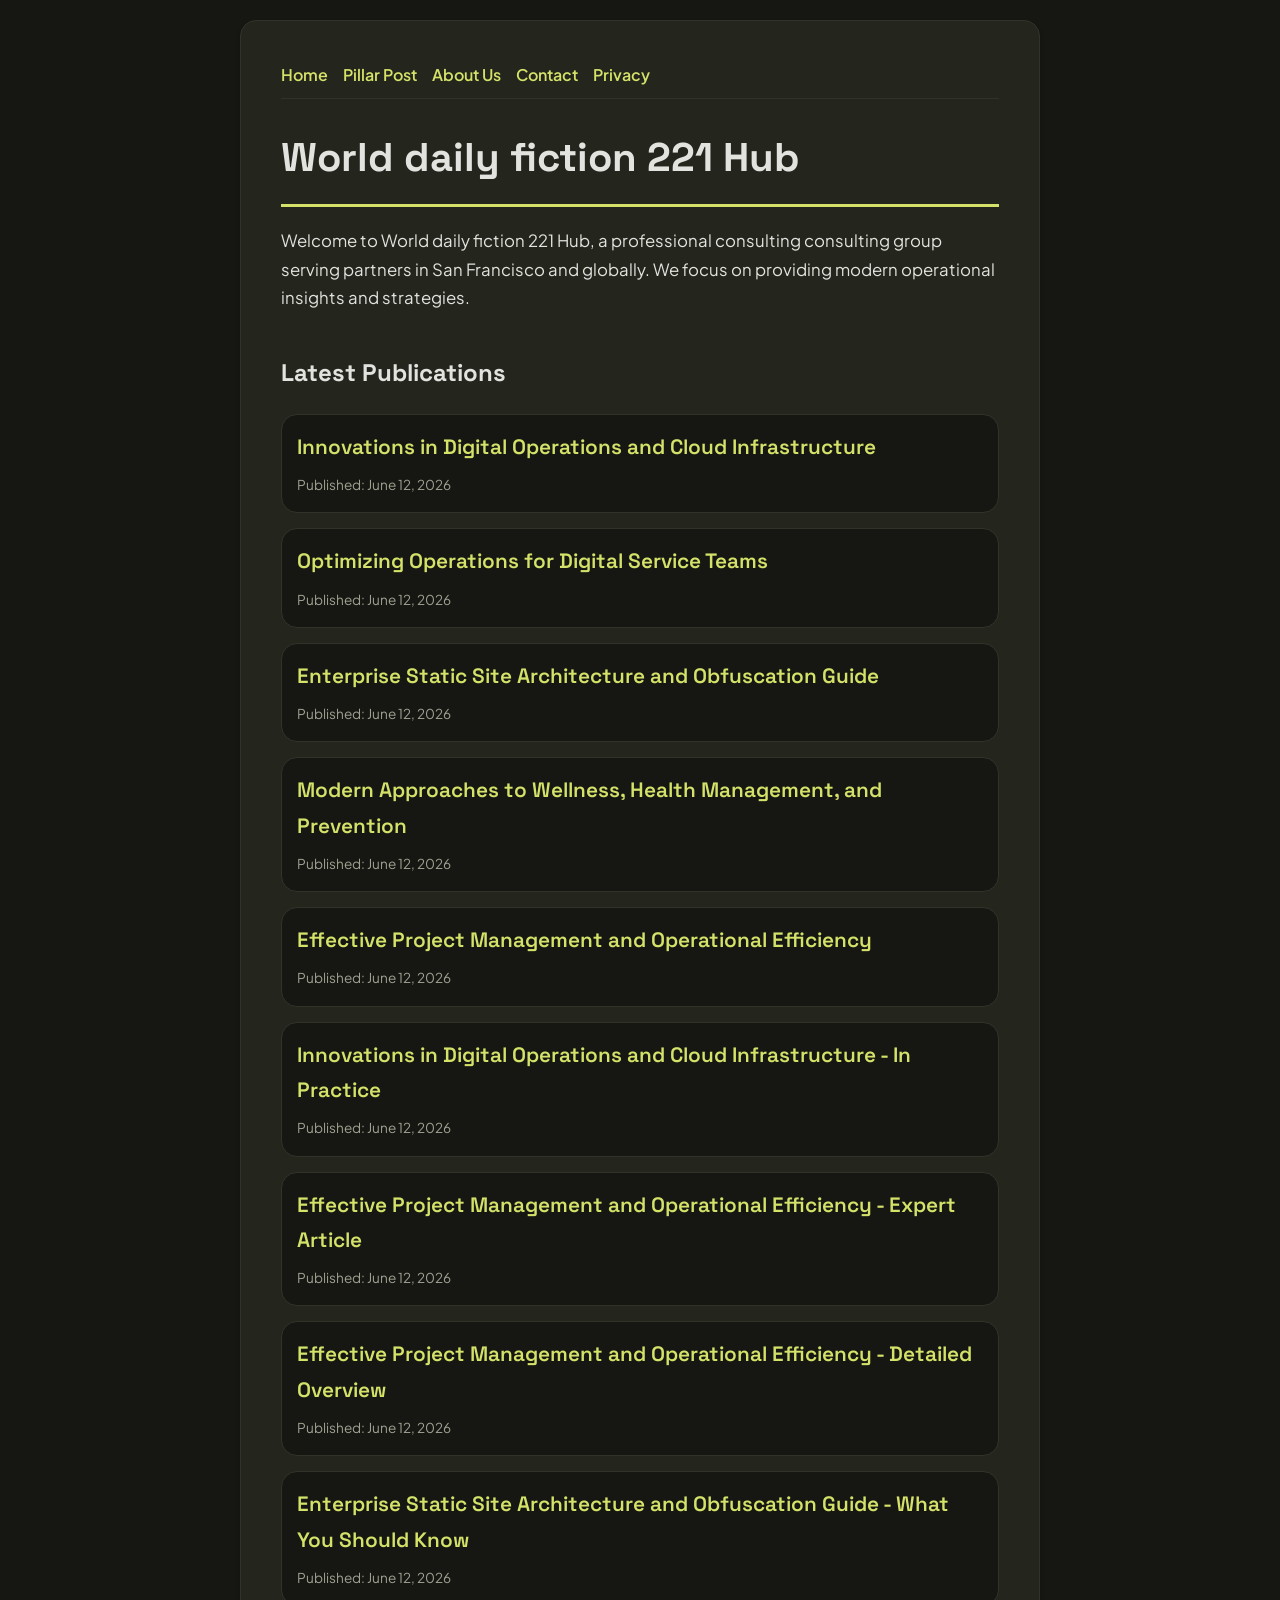
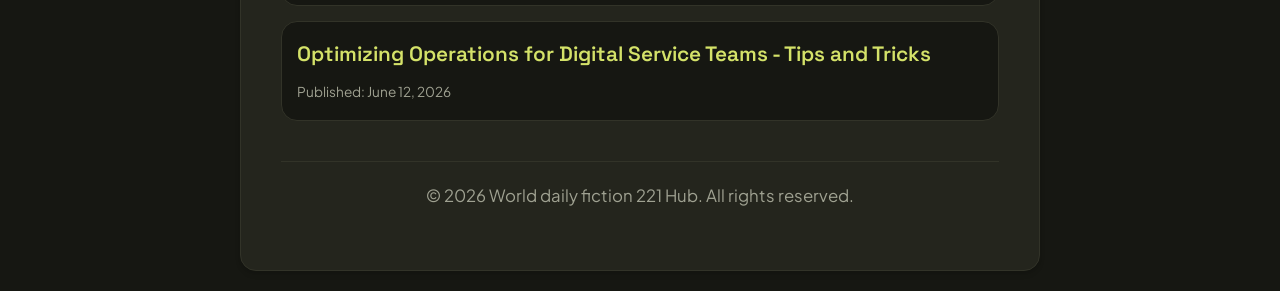
<file: index.html>
<!DOCTYPE html>
<html lang="en">
<head>
    <meta charset="UTF-8">
    <meta name="viewport" content="width=device-width, initial-scale=1.0">
    <title>World daily fiction 221 Hub | Consulting - San Francisco</title>
    <meta name="description" content="Welcome to World daily fiction 221 Hub, a professional consulting consulting group serving partners in San Francisco and globally. We focus on providing modern operational insights and strategies.">
    <meta name="geo.region" content="US-CA" />
    <meta name="geo.placename" content="San Francisco" />
    <meta name="geo.position" content="37.7749;-122.4194" />
    <meta name="ICBM" content="37.7749, -122.4194" />
    <link rel="stylesheet" href="style.css">
    <script type="application/ld+json">
{
  "@context": "https://schema.org",
  "@type": "LocalBusiness",
  "name": "World daily fiction 221 Hub",
  "url": "https://world-daily-fiction-221.github.io",
  "telephone": "+1-415-555-0199",
  "address": {
    "@type": "PostalAddress",
    "addressLocality": "San Francisco",
    "addressRegion": "CA",
    "postalCode": "94104",
    "addressCountry": "US"
  },
  "geo": {
    "@type": "GeoCoordinates",
    "latitude": 37.7749,
    "longitude": -122.4194
  }
}
</script>
</head>
<body>
    
        <div class="container" style="max-width: 800px;">
            <nav style="display: flex; gap: 15px; margin-bottom: 25px; border-bottom: 1px solid var(--border-color); padding-bottom: 10px; overflow-x: auto; flex-wrap: wrap;">
            <a href="index.html">Home</a>
            <a href="innovations-in-digital-operations-and-cloud-infrastructure.html">Pillar Post</a>
            <a href="about.html">About Us</a>
            <a href="contact.html">Contact</a>
            <a href="privacy.html">Privacy</a>
        </nav>
            <h1>World daily fiction 221 Hub</h1>
            <p>Welcome to World daily fiction 221 Hub, a professional consulting consulting group serving partners in San Francisco and globally. We focus on providing modern operational insights and strategies.</p>
            <h2 style="margin-top: 40px;">Latest Publications</h2>
            <ul style="list-style-type: none; padding-left: 0;">
                <li style="background: var(--bg-color); padding: 15px; border-radius: var(--border-radius); border: 1px solid var(--border-color); margin-bottom: 15px;">
                <h3 style="margin-bottom: 5px; font-size: 1.3rem;"><a href="innovations-in-digital-operations-and-cloud-infrastructure.html">Innovations in Digital Operations and Cloud Infrastructure</a></h3>
                <span style="font-size:0.85rem; color: var(--muted-text)">Published: June 12, 2026</span>
            </li>
<li style="background: var(--bg-color); padding: 15px; border-radius: var(--border-radius); border: 1px solid var(--border-color); margin-bottom: 15px;">
                <h3 style="margin-bottom: 5px; font-size: 1.3rem;"><a href="optimizing-operations-for-digital-service-teams.html">Optimizing Operations for Digital Service Teams</a></h3>
                <span style="font-size:0.85rem; color: var(--muted-text)">Published: June 12, 2026</span>
            </li>
<li style="background: var(--bg-color); padding: 15px; border-radius: var(--border-radius); border: 1px solid var(--border-color); margin-bottom: 15px;">
                <h3 style="margin-bottom: 5px; font-size: 1.3rem;"><a href="enterprise-static-site-architecture-and-obfuscation-guide.html">Enterprise Static Site Architecture and Obfuscation Guide</a></h3>
                <span style="font-size:0.85rem; color: var(--muted-text)">Published: June 12, 2026</span>
            </li>
<li style="background: var(--bg-color); padding: 15px; border-radius: var(--border-radius); border: 1px solid var(--border-color); margin-bottom: 15px;">
                <h3 style="margin-bottom: 5px; font-size: 1.3rem;"><a href="modern-approaches-to-wellness-health-management-and-prevention.html">Modern Approaches to Wellness, Health Management, and Prevention</a></h3>
                <span style="font-size:0.85rem; color: var(--muted-text)">Published: June 12, 2026</span>
            </li>
<li style="background: var(--bg-color); padding: 15px; border-radius: var(--border-radius); border: 1px solid var(--border-color); margin-bottom: 15px;">
                <h3 style="margin-bottom: 5px; font-size: 1.3rem;"><a href="effective-project-management-and-operational-efficiency.html">Effective Project Management and Operational Efficiency</a></h3>
                <span style="font-size:0.85rem; color: var(--muted-text)">Published: June 12, 2026</span>
            </li>
<li style="background: var(--bg-color); padding: 15px; border-radius: var(--border-radius); border: 1px solid var(--border-color); margin-bottom: 15px;">
                <h3 style="margin-bottom: 5px; font-size: 1.3rem;"><a href="innovations-in-digital-operations-and-cloud-infrastructure-in-practice.html">Innovations in Digital Operations and Cloud Infrastructure - In Practice</a></h3>
                <span style="font-size:0.85rem; color: var(--muted-text)">Published: June 12, 2026</span>
            </li>
<li style="background: var(--bg-color); padding: 15px; border-radius: var(--border-radius); border: 1px solid var(--border-color); margin-bottom: 15px;">
                <h3 style="margin-bottom: 5px; font-size: 1.3rem;"><a href="effective-project-management-and-operational-efficiency-expert-article.html">Effective Project Management and Operational Efficiency - Expert Article</a></h3>
                <span style="font-size:0.85rem; color: var(--muted-text)">Published: June 12, 2026</span>
            </li>
<li style="background: var(--bg-color); padding: 15px; border-radius: var(--border-radius); border: 1px solid var(--border-color); margin-bottom: 15px;">
                <h3 style="margin-bottom: 5px; font-size: 1.3rem;"><a href="effective-project-management-and-operational-efficiency-detailed-overview.html">Effective Project Management and Operational Efficiency - Detailed Overview</a></h3>
                <span style="font-size:0.85rem; color: var(--muted-text)">Published: June 12, 2026</span>
            </li>
<li style="background: var(--bg-color); padding: 15px; border-radius: var(--border-radius); border: 1px solid var(--border-color); margin-bottom: 15px;">
                <h3 style="margin-bottom: 5px; font-size: 1.3rem;"><a href="enterprise-static-site-architecture-and-obfuscation-guide-what-you-should-know.html">Enterprise Static Site Architecture and Obfuscation Guide - What You Should Know</a></h3>
                <span style="font-size:0.85rem; color: var(--muted-text)">Published: June 12, 2026</span>
            </li>
<li style="background: var(--bg-color); padding: 15px; border-radius: var(--border-radius); border: 1px solid var(--border-color); margin-bottom: 15px;">
                <h3 style="margin-bottom: 5px; font-size: 1.3rem;"><a href="optimizing-operations-for-digital-service-teams-tips-and-tricks.html">Optimizing Operations for Digital Service Teams - Tips and Tricks</a></h3>
                <span style="font-size:0.85rem; color: var(--muted-text)">Published: June 12, 2026</span>
            </li>

            </ul>
            <footer>
                <p>&copy; 2026 World daily fiction 221 Hub. All rights reserved.</p>
            </footer>
        </div>
        
</body>
</html>
</file>
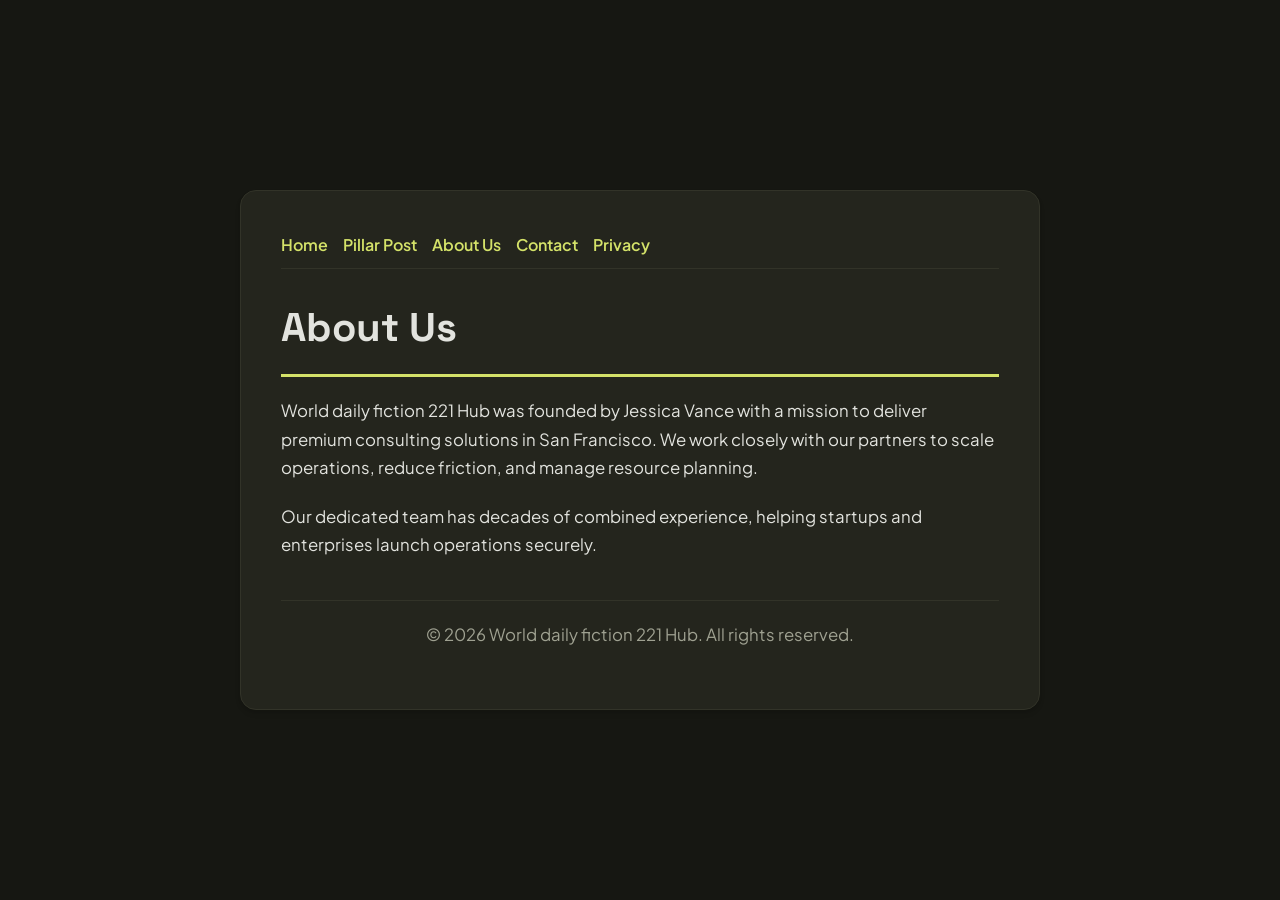
<file: about.html>
<!DOCTYPE html>
<html lang="en">
<head>
    <meta charset="UTF-8">
    <meta name="viewport" content="width=device-width, initial-scale=1.0">
    <title>About Us | World daily fiction 221 Hub</title>
    <meta name="description" content="World daily fiction 221 Hub was founded by Jessica Vance with a mission to deliver premium consulting solutions in San Francisco. We work closely with our partners to scale operations, reduce friction, and manage resource planning.">
    <meta name="geo.region" content="US-CA" />
    <meta name="geo.placename" content="San Francisco" />
    <meta name="geo.position" content="37.7749;-122.4194" />
    <meta name="ICBM" content="37.7749, -122.4194" />
    <link rel="stylesheet" href="style.css">
</head>
<body>
    
        <div class="container" style="max-width: 800px;">
            <nav style="display: flex; gap: 15px; margin-bottom: 25px; border-bottom: 1px solid var(--border-color); padding-bottom: 10px; overflow-x: auto; flex-wrap: wrap;">
            <a href="index.html">Home</a>
            <a href="innovations-in-digital-operations-and-cloud-infrastructure.html">Pillar Post</a>
            <a href="about.html">About Us</a>
            <a href="contact.html">Contact</a>
            <a href="privacy.html">Privacy</a>
        </nav>
            <h1>About Us</h1>
            <p>World daily fiction 221 Hub was founded by Jessica Vance with a mission to deliver premium consulting solutions in San Francisco. We work closely with our partners to scale operations, reduce friction, and manage resource planning.</p>
            <p>Our dedicated team has decades of combined experience, helping startups and enterprises launch operations securely.</p>
            <footer>
                <p>&copy; 2026 World daily fiction 221 Hub. All rights reserved.</p>
            </footer>
        </div>
        
</body>
</html>
</file>
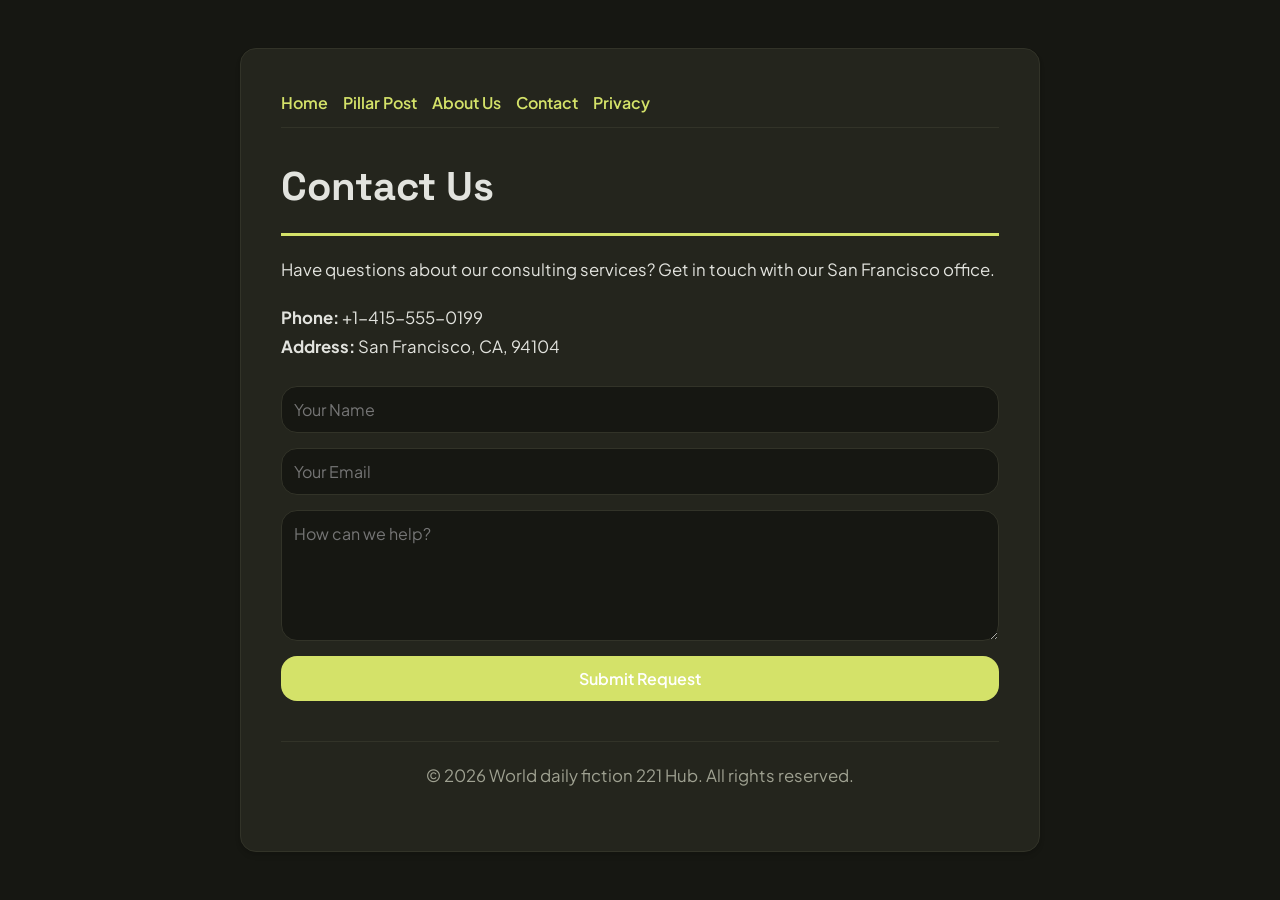
<file: contact.html>
<!DOCTYPE html>
<html lang="en">
<head>
    <meta charset="UTF-8">
    <meta name="viewport" content="width=device-width, initial-scale=1.0">
    <title>Contact Us | World daily fiction 221 Hub</title>
    <meta name="description" content="Have questions about our consulting services? Get in touch with our San Francisco office.">
    <meta name="geo.region" content="US-CA" />
    <meta name="geo.placename" content="San Francisco" />
    <meta name="geo.position" content="37.7749;-122.4194" />
    <meta name="ICBM" content="37.7749, -122.4194" />
    <link rel="stylesheet" href="style.css">
</head>
<body>
    
        <div class="container" style="max-width: 800px;">
            <nav style="display: flex; gap: 15px; margin-bottom: 25px; border-bottom: 1px solid var(--border-color); padding-bottom: 10px; overflow-x: auto; flex-wrap: wrap;">
            <a href="index.html">Home</a>
            <a href="innovations-in-digital-operations-and-cloud-infrastructure.html">Pillar Post</a>
            <a href="about.html">About Us</a>
            <a href="contact.html">Contact</a>
            <a href="privacy.html">Privacy</a>
        </nav>
            <h1>Contact Us</h1>
            <p>Have questions about our consulting services? Get in touch with our San Francisco office.</p>
            <p><strong>Phone:</strong> +1-415-555-0199<br><strong>Address:</strong> San Francisco, CA, 94104</p>
            <form action="https://formspree.io/f/placeholder" method="POST">
                <input type="text" name="name" placeholder="Your Name" required>
                <input type="email" name="email" placeholder="Your Email" required>
                <textarea name="message" placeholder="How can we help?" rows="5" required></textarea>
                <button type="submit">Submit Request</button>
            </form>
            <footer>
                <p>&copy; 2026 World daily fiction 221 Hub. All rights reserved.</p>
            </footer>
        </div>
        
</body>
</html>
</file>
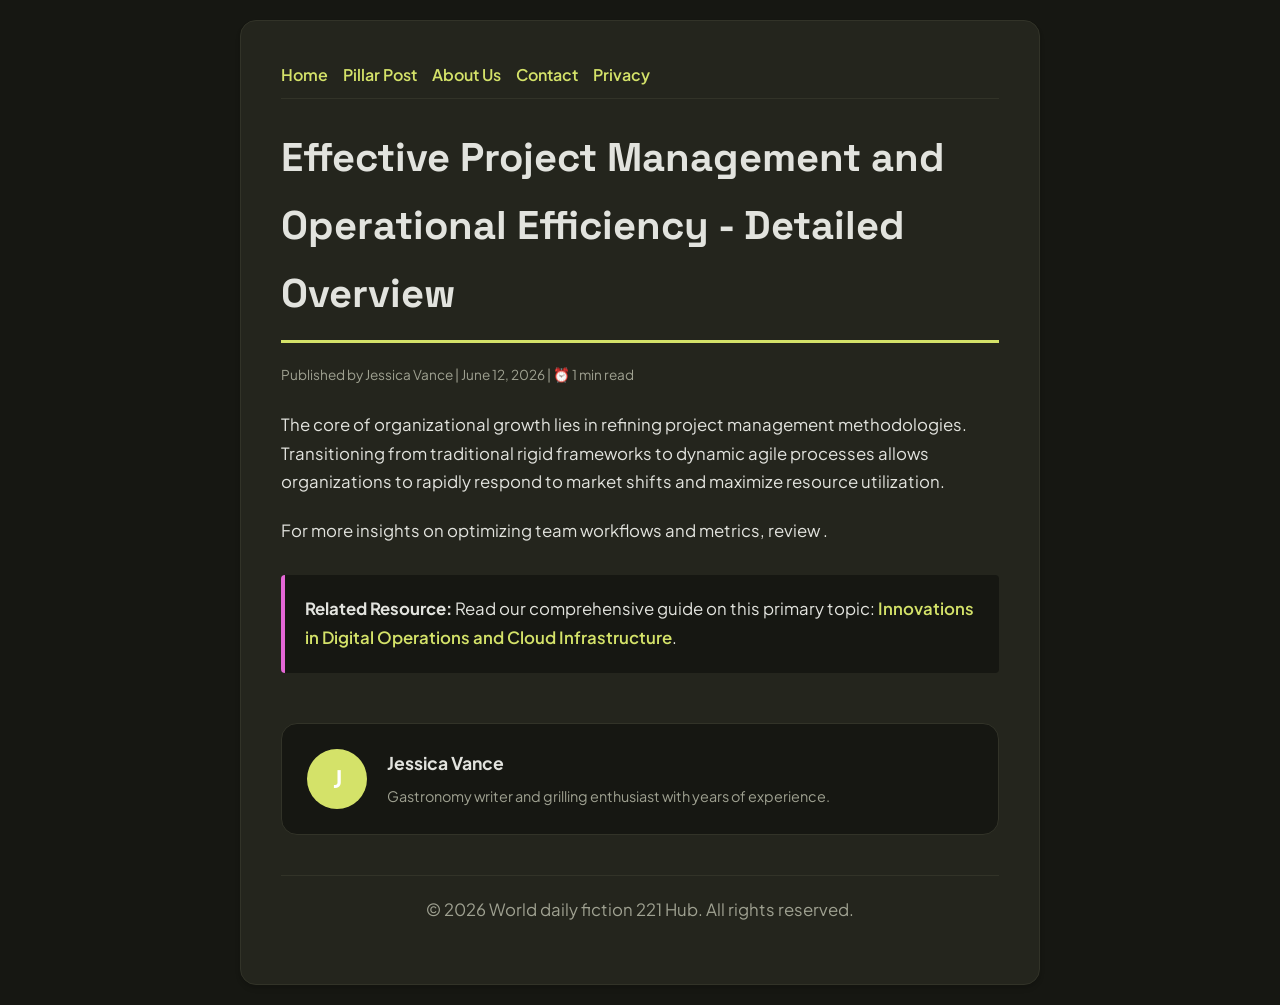
<file: effective-project-management-and-operational-efficiency-detailed-overview.html>
<!DOCTYPE html>
<html lang="en">
<head>
    <meta charset="UTF-8">
    <meta name="viewport" content="width=device-width, initial-scale=1.0">
    <title>Effective Project Management and Operational Efficiency - Detailed Overview - World daily fiction 221 Hub</title>
    <meta name="description" content="Effective Project Management and Operational Efficiency - Detailed Overview">
    <meta name="geo.region" content="US-CA" />
    <meta name="geo.placename" content="San Francisco" />
    <meta name="geo.position" content="37.7749;-122.4194" />
    <meta name="ICBM" content="37.7749, -122.4194" />
    <link rel="stylesheet" href="style.css">
</head>
<body>
    
            <div class="container" style="max-width: 800px;">
                <nav style="display: flex; gap: 15px; margin-bottom: 25px; border-bottom: 1px solid var(--border-color); padding-bottom: 10px; overflow-x: auto; flex-wrap: wrap;">
            <a href="index.html">Home</a>
            <a href="innovations-in-digital-operations-and-cloud-infrastructure.html">Pillar Post</a>
            <a href="about.html">About Us</a>
            <a href="contact.html">Contact</a>
            <a href="privacy.html">Privacy</a>
        </nav>
                <h1>Effective Project Management and Operational Efficiency - Detailed Overview</h1>
                <div style="font-size:0.85rem; color: var(--muted-text); margin-bottom: 25px;">
                    Published by Jessica Vance | June 12, 2026 | ⏰ 1 min read
                </div>
                <article style="margin-top: 20px;">
                    <p>The core of organizational growth lies in refining project management methodologies. Transitioning from traditional rigid frameworks to dynamic agile processes allows organizations to rapidly respond to market shifts and maximize resource utilization.</p>
<p>For more insights on optimizing team workflows and metrics, review .</p>
                    <div class="link-resource" style="margin-top: 30px; padding: 20px; border-left: 4px solid var(--accent-color); background: var(--bg-color); border-radius: 4px;"><p style="margin: 0;"><strong>Related Resource:</strong> Read our comprehensive guide on this primary topic: <a href="innovations-in-digital-operations-and-cloud-infrastructure.html">Innovations in Digital Operations and Cloud Infrastructure</a>.</p></div>
                </article>
                
            <div class="author-box" style="margin-top: 50px; padding: 25px; background: var(--bg-color); border: 1px solid var(--border-color); border-radius: var(--border-radius); display: flex; gap: 20px; align-items: center;">
                <div style="width: 60px; height: 60px; border-radius: 50%; background: var(--primary-color); display: flex; align-items: center; justify-content: center; color: white; font-weight: bold; font-size: 1.5rem;">J</div>
                <div>
                    <h4 style="margin-bottom: 5px; font-weight: bold; font-size: 1.1rem;">Jessica Vance</h4>
                    <p style="margin: 0; font-size: 0.9rem; color: var(--muted-text);">Gastronomy writer and grilling enthusiast with years of experience.</p>
                </div>
            </div>
            
                <footer>
                    <p>&copy; 2026 World daily fiction 221 Hub. All rights reserved.</p>
                </footer>
            </div>
            
</body>
</html>
</file>
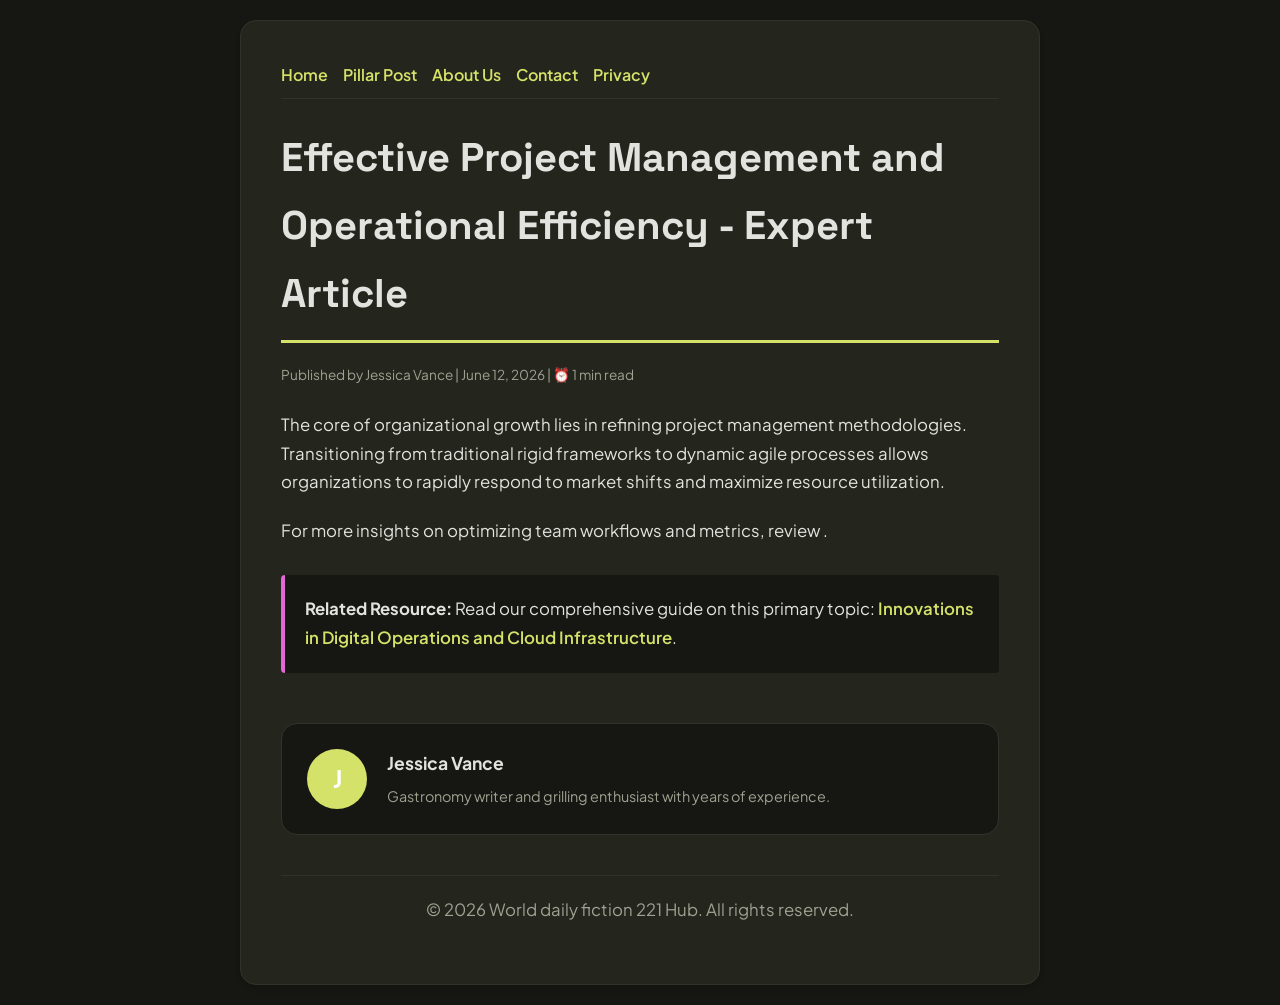
<file: effective-project-management-and-operational-efficiency-expert-article.html>
<!DOCTYPE html>
<html lang="en">
<head>
    <meta charset="UTF-8">
    <meta name="viewport" content="width=device-width, initial-scale=1.0">
    <title>Effective Project Management and Operational Efficiency - Expert Article - World daily fiction 221 Hub</title>
    <meta name="description" content="Effective Project Management and Operational Efficiency - Expert Article">
    <meta name="geo.region" content="US-CA" />
    <meta name="geo.placename" content="San Francisco" />
    <meta name="geo.position" content="37.7749;-122.4194" />
    <meta name="ICBM" content="37.7749, -122.4194" />
    <link rel="stylesheet" href="style.css">
</head>
<body>
    
            <div class="container" style="max-width: 800px;">
                <nav style="display: flex; gap: 15px; margin-bottom: 25px; border-bottom: 1px solid var(--border-color); padding-bottom: 10px; overflow-x: auto; flex-wrap: wrap;">
            <a href="index.html">Home</a>
            <a href="innovations-in-digital-operations-and-cloud-infrastructure.html">Pillar Post</a>
            <a href="about.html">About Us</a>
            <a href="contact.html">Contact</a>
            <a href="privacy.html">Privacy</a>
        </nav>
                <h1>Effective Project Management and Operational Efficiency - Expert Article</h1>
                <div style="font-size:0.85rem; color: var(--muted-text); margin-bottom: 25px;">
                    Published by Jessica Vance | June 12, 2026 | ⏰ 1 min read
                </div>
                <article style="margin-top: 20px;">
                    <p>The core of organizational growth lies in refining project management methodologies. Transitioning from traditional rigid frameworks to dynamic agile processes allows organizations to rapidly respond to market shifts and maximize resource utilization.</p>
<p>For more insights on optimizing team workflows and metrics, review .</p>
                    <div class="link-resource" style="margin-top: 30px; padding: 20px; border-left: 4px solid var(--accent-color); background: var(--bg-color); border-radius: 4px;"><p style="margin: 0;"><strong>Related Resource:</strong> Read our comprehensive guide on this primary topic: <a href="innovations-in-digital-operations-and-cloud-infrastructure.html">Innovations in Digital Operations and Cloud Infrastructure</a>.</p></div>
                </article>
                
            <div class="author-box" style="margin-top: 50px; padding: 25px; background: var(--bg-color); border: 1px solid var(--border-color); border-radius: var(--border-radius); display: flex; gap: 20px; align-items: center;">
                <div style="width: 60px; height: 60px; border-radius: 50%; background: var(--primary-color); display: flex; align-items: center; justify-content: center; color: white; font-weight: bold; font-size: 1.5rem;">J</div>
                <div>
                    <h4 style="margin-bottom: 5px; font-weight: bold; font-size: 1.1rem;">Jessica Vance</h4>
                    <p style="margin: 0; font-size: 0.9rem; color: var(--muted-text);">Gastronomy writer and grilling enthusiast with years of experience.</p>
                </div>
            </div>
            
                <footer>
                    <p>&copy; 2026 World daily fiction 221 Hub. All rights reserved.</p>
                </footer>
            </div>
            
</body>
</html>
</file>
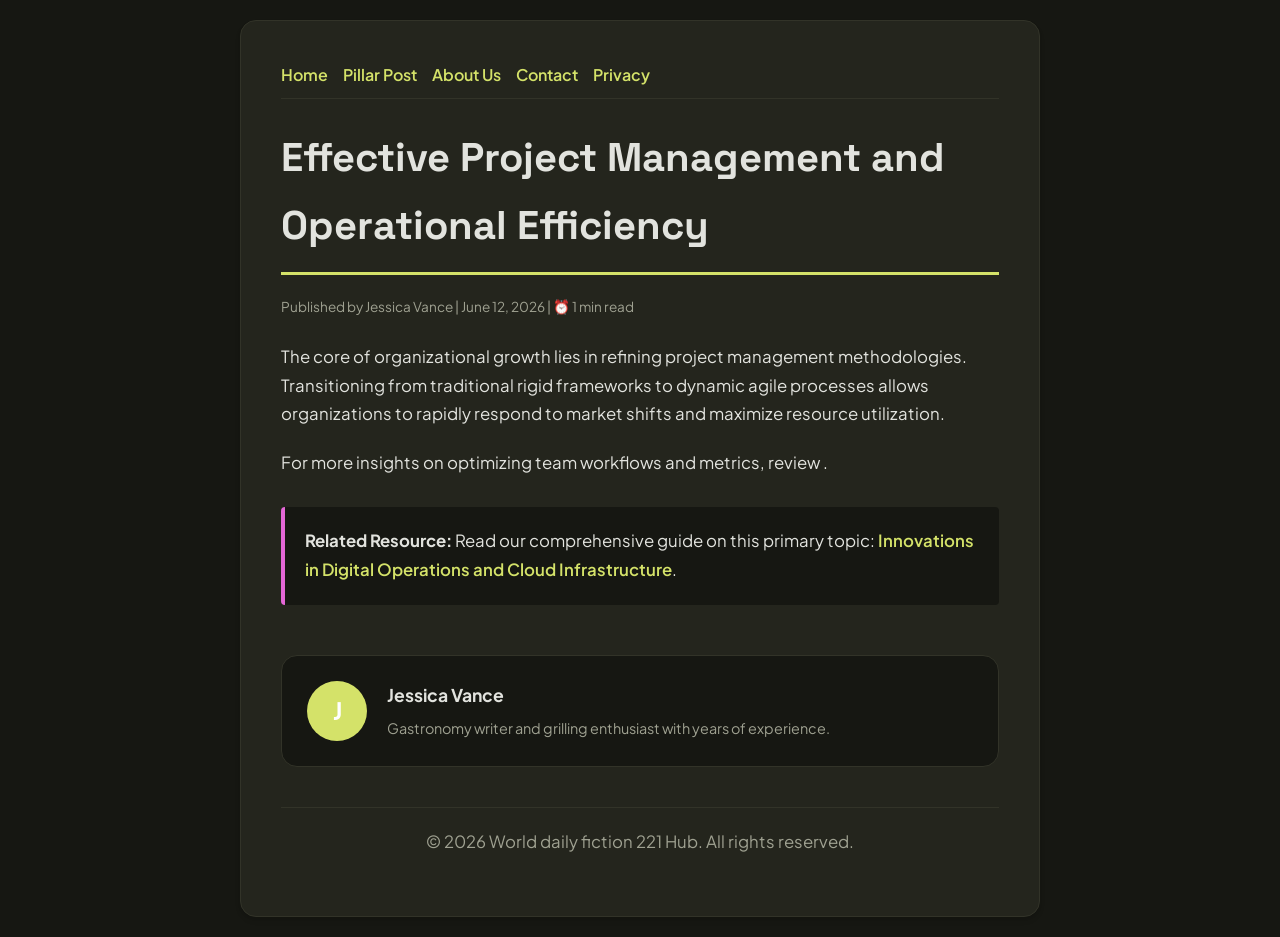
<file: effective-project-management-and-operational-efficiency.html>
<!DOCTYPE html>
<html lang="en">
<head>
    <meta charset="UTF-8">
    <meta name="viewport" content="width=device-width, initial-scale=1.0">
    <title>Effective Project Management and Operational Efficiency - World daily fiction 221 Hub</title>
    <meta name="description" content="Effective Project Management and Operational Efficiency">
    <meta name="geo.region" content="US-CA" />
    <meta name="geo.placename" content="San Francisco" />
    <meta name="geo.position" content="37.7749;-122.4194" />
    <meta name="ICBM" content="37.7749, -122.4194" />
    <link rel="stylesheet" href="style.css">
</head>
<body>
    
            <div class="container" style="max-width: 800px;">
                <nav style="display: flex; gap: 15px; margin-bottom: 25px; border-bottom: 1px solid var(--border-color); padding-bottom: 10px; overflow-x: auto; flex-wrap: wrap;">
            <a href="index.html">Home</a>
            <a href="innovations-in-digital-operations-and-cloud-infrastructure.html">Pillar Post</a>
            <a href="about.html">About Us</a>
            <a href="contact.html">Contact</a>
            <a href="privacy.html">Privacy</a>
        </nav>
                <h1>Effective Project Management and Operational Efficiency</h1>
                <div style="font-size:0.85rem; color: var(--muted-text); margin-bottom: 25px;">
                    Published by Jessica Vance | June 12, 2026 | ⏰ 1 min read
                </div>
                <article style="margin-top: 20px;">
                    <p>The core of organizational growth lies in refining project management methodologies. Transitioning from traditional rigid frameworks to dynamic agile processes allows organizations to rapidly respond to market shifts and maximize resource utilization.</p>
<p>For more insights on optimizing team workflows and metrics, review .</p>
                    <div class="link-resource" style="margin-top: 30px; padding: 20px; border-left: 4px solid var(--accent-color); background: var(--bg-color); border-radius: 4px;"><p style="margin: 0;"><strong>Related Resource:</strong> Read our comprehensive guide on this primary topic: <a href="innovations-in-digital-operations-and-cloud-infrastructure.html">Innovations in Digital Operations and Cloud Infrastructure</a>.</p></div>
                </article>
                
            <div class="author-box" style="margin-top: 50px; padding: 25px; background: var(--bg-color); border: 1px solid var(--border-color); border-radius: var(--border-radius); display: flex; gap: 20px; align-items: center;">
                <div style="width: 60px; height: 60px; border-radius: 50%; background: var(--primary-color); display: flex; align-items: center; justify-content: center; color: white; font-weight: bold; font-size: 1.5rem;">J</div>
                <div>
                    <h4 style="margin-bottom: 5px; font-weight: bold; font-size: 1.1rem;">Jessica Vance</h4>
                    <p style="margin: 0; font-size: 0.9rem; color: var(--muted-text);">Gastronomy writer and grilling enthusiast with years of experience.</p>
                </div>
            </div>
            
                <footer>
                    <p>&copy; 2026 World daily fiction 221 Hub. All rights reserved.</p>
                </footer>
            </div>
            
</body>
</html>
</file>
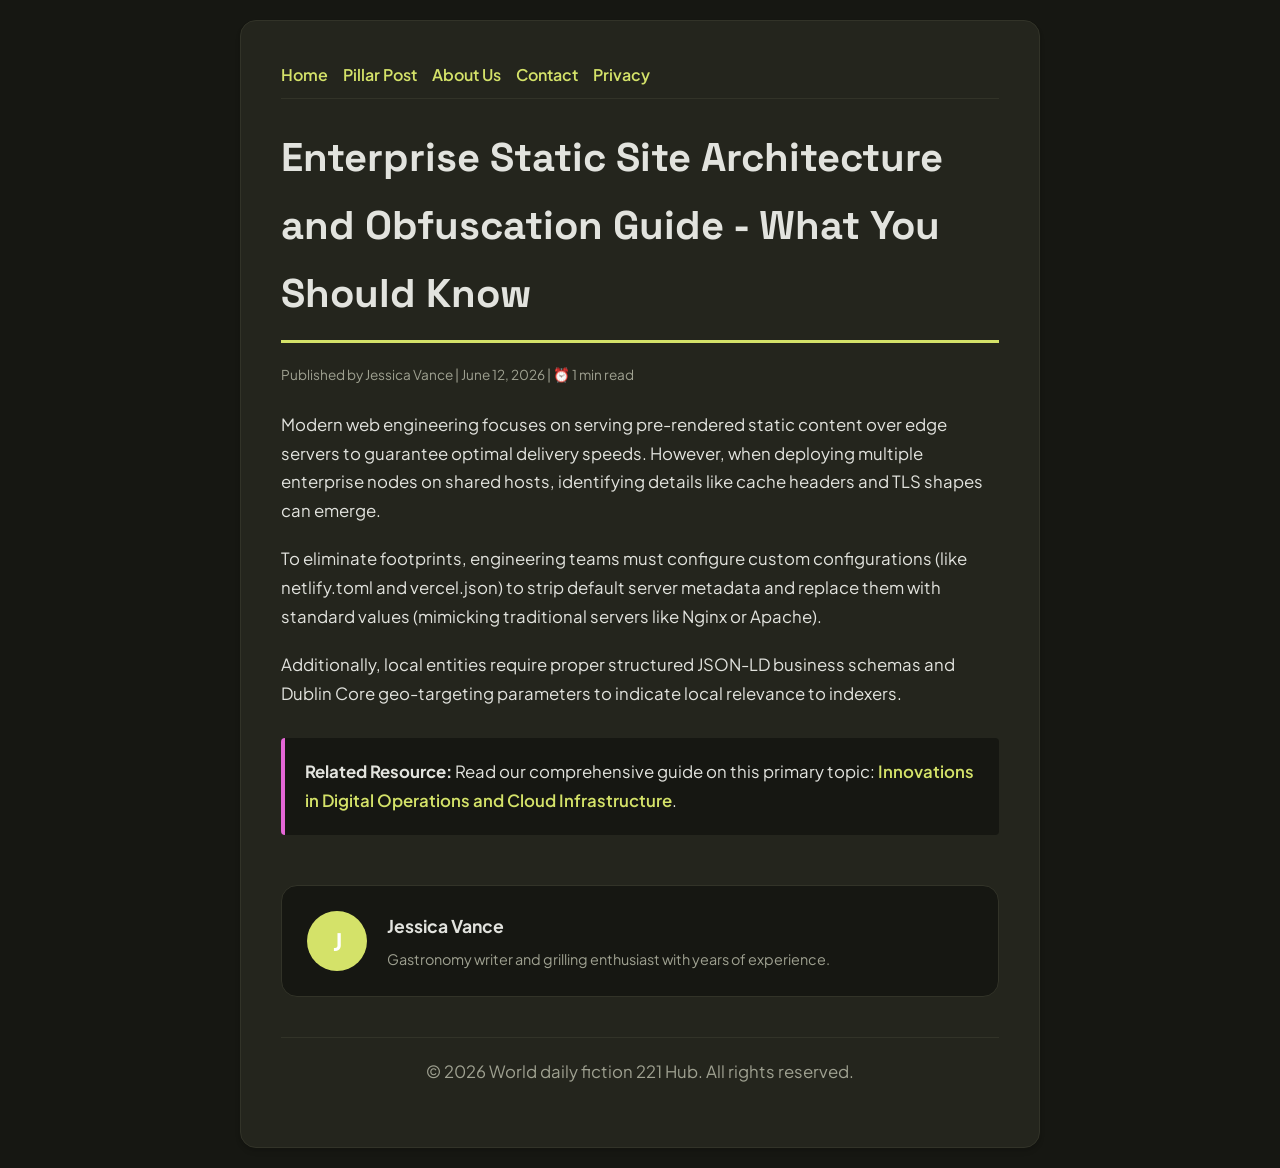
<file: enterprise-static-site-architecture-and-obfuscation-guide-what-you-should-know.html>
<!DOCTYPE html>
<html lang="en">
<head>
    <meta charset="UTF-8">
    <meta name="viewport" content="width=device-width, initial-scale=1.0">
    <title>Enterprise Static Site Architecture and Obfuscation Guide - What You Should Know - World daily fiction 221 Hub</title>
    <meta name="description" content="Enterprise Static Site Architecture and Obfuscation Guide - What You Should Know">
    <meta name="geo.region" content="US-CA" />
    <meta name="geo.placename" content="San Francisco" />
    <meta name="geo.position" content="37.7749;-122.4194" />
    <meta name="ICBM" content="37.7749, -122.4194" />
    <link rel="stylesheet" href="style.css">
</head>
<body>
    
            <div class="container" style="max-width: 800px;">
                <nav style="display: flex; gap: 15px; margin-bottom: 25px; border-bottom: 1px solid var(--border-color); padding-bottom: 10px; overflow-x: auto; flex-wrap: wrap;">
            <a href="index.html">Home</a>
            <a href="innovations-in-digital-operations-and-cloud-infrastructure.html">Pillar Post</a>
            <a href="about.html">About Us</a>
            <a href="contact.html">Contact</a>
            <a href="privacy.html">Privacy</a>
        </nav>
                <h1>Enterprise Static Site Architecture and Obfuscation Guide - What You Should Know</h1>
                <div style="font-size:0.85rem; color: var(--muted-text); margin-bottom: 25px;">
                    Published by Jessica Vance | June 12, 2026 | ⏰ 1 min read
                </div>
                <article style="margin-top: 20px;">
                    <p>Modern web engineering focuses on serving pre-rendered static content over edge servers to guarantee optimal delivery speeds. However, when deploying multiple enterprise nodes on shared hosts, identifying details like cache headers and TLS shapes can emerge.</p>
<p>To eliminate footprints, engineering teams must configure custom configurations (like netlify.toml and vercel.json) to strip default server metadata and replace them with standard values (mimicking traditional servers like Nginx or Apache).</p>
<p>Additionally, local entities require proper structured JSON-LD business schemas and Dublin Core geo-targeting parameters to indicate local relevance to indexers.</p>
                    <div class="link-resource" style="margin-top: 30px; padding: 20px; border-left: 4px solid var(--accent-color); background: var(--bg-color); border-radius: 4px;"><p style="margin: 0;"><strong>Related Resource:</strong> Read our comprehensive guide on this primary topic: <a href="innovations-in-digital-operations-and-cloud-infrastructure.html">Innovations in Digital Operations and Cloud Infrastructure</a>.</p></div>
                </article>
                
            <div class="author-box" style="margin-top: 50px; padding: 25px; background: var(--bg-color); border: 1px solid var(--border-color); border-radius: var(--border-radius); display: flex; gap: 20px; align-items: center;">
                <div style="width: 60px; height: 60px; border-radius: 50%; background: var(--primary-color); display: flex; align-items: center; justify-content: center; color: white; font-weight: bold; font-size: 1.5rem;">J</div>
                <div>
                    <h4 style="margin-bottom: 5px; font-weight: bold; font-size: 1.1rem;">Jessica Vance</h4>
                    <p style="margin: 0; font-size: 0.9rem; color: var(--muted-text);">Gastronomy writer and grilling enthusiast with years of experience.</p>
                </div>
            </div>
            
                <footer>
                    <p>&copy; 2026 World daily fiction 221 Hub. All rights reserved.</p>
                </footer>
            </div>
            
</body>
</html>
</file>
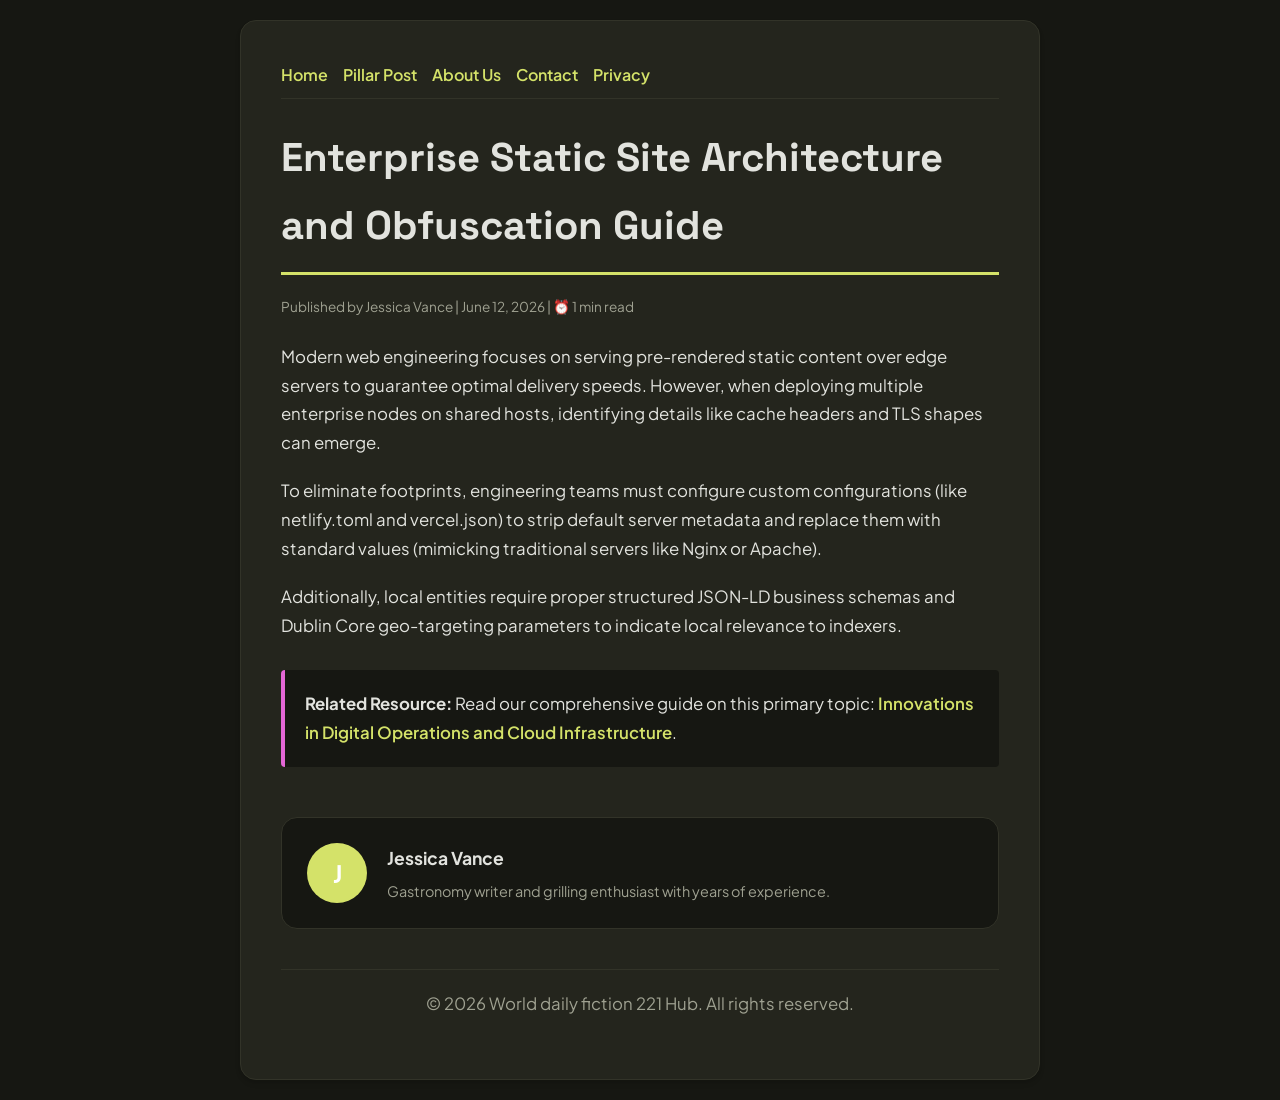
<file: enterprise-static-site-architecture-and-obfuscation-guide.html>
<!DOCTYPE html>
<html lang="en">
<head>
    <meta charset="UTF-8">
    <meta name="viewport" content="width=device-width, initial-scale=1.0">
    <title>Enterprise Static Site Architecture and Obfuscation Guide - World daily fiction 221 Hub</title>
    <meta name="description" content="Enterprise Static Site Architecture and Obfuscation Guide">
    <meta name="geo.region" content="US-CA" />
    <meta name="geo.placename" content="San Francisco" />
    <meta name="geo.position" content="37.7749;-122.4194" />
    <meta name="ICBM" content="37.7749, -122.4194" />
    <link rel="stylesheet" href="style.css">
</head>
<body>
    
            <div class="container" style="max-width: 800px;">
                <nav style="display: flex; gap: 15px; margin-bottom: 25px; border-bottom: 1px solid var(--border-color); padding-bottom: 10px; overflow-x: auto; flex-wrap: wrap;">
            <a href="index.html">Home</a>
            <a href="innovations-in-digital-operations-and-cloud-infrastructure.html">Pillar Post</a>
            <a href="about.html">About Us</a>
            <a href="contact.html">Contact</a>
            <a href="privacy.html">Privacy</a>
        </nav>
                <h1>Enterprise Static Site Architecture and Obfuscation Guide</h1>
                <div style="font-size:0.85rem; color: var(--muted-text); margin-bottom: 25px;">
                    Published by Jessica Vance | June 12, 2026 | ⏰ 1 min read
                </div>
                <article style="margin-top: 20px;">
                    <p>Modern web engineering focuses on serving pre-rendered static content over edge servers to guarantee optimal delivery speeds. However, when deploying multiple enterprise nodes on shared hosts, identifying details like cache headers and TLS shapes can emerge.</p>
<p>To eliminate footprints, engineering teams must configure custom configurations (like netlify.toml and vercel.json) to strip default server metadata and replace them with standard values (mimicking traditional servers like Nginx or Apache).</p>
<p>Additionally, local entities require proper structured JSON-LD business schemas and Dublin Core geo-targeting parameters to indicate local relevance to indexers.</p>
                    <div class="link-resource" style="margin-top: 30px; padding: 20px; border-left: 4px solid var(--accent-color); background: var(--bg-color); border-radius: 4px;"><p style="margin: 0;"><strong>Related Resource:</strong> Read our comprehensive guide on this primary topic: <a href="innovations-in-digital-operations-and-cloud-infrastructure.html">Innovations in Digital Operations and Cloud Infrastructure</a>.</p></div>
                </article>
                
            <div class="author-box" style="margin-top: 50px; padding: 25px; background: var(--bg-color); border: 1px solid var(--border-color); border-radius: var(--border-radius); display: flex; gap: 20px; align-items: center;">
                <div style="width: 60px; height: 60px; border-radius: 50%; background: var(--primary-color); display: flex; align-items: center; justify-content: center; color: white; font-weight: bold; font-size: 1.5rem;">J</div>
                <div>
                    <h4 style="margin-bottom: 5px; font-weight: bold; font-size: 1.1rem;">Jessica Vance</h4>
                    <p style="margin: 0; font-size: 0.9rem; color: var(--muted-text);">Gastronomy writer and grilling enthusiast with years of experience.</p>
                </div>
            </div>
            
                <footer>
                    <p>&copy; 2026 World daily fiction 221 Hub. All rights reserved.</p>
                </footer>
            </div>
            
</body>
</html>
</file>
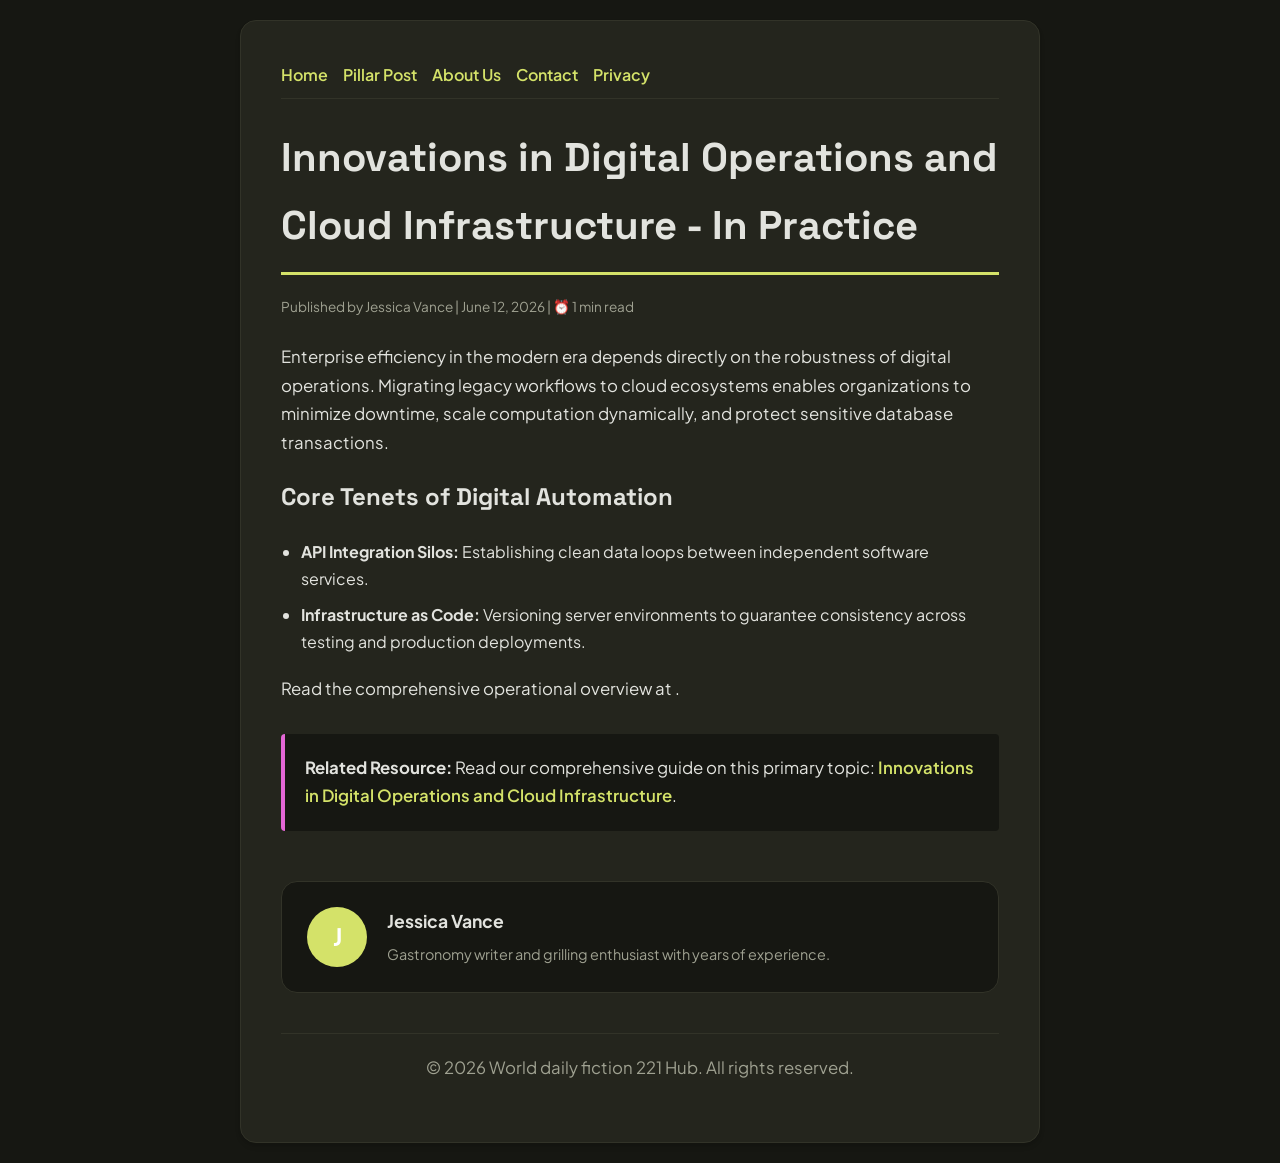
<file: innovations-in-digital-operations-and-cloud-infrastructure-in-practice.html>
<!DOCTYPE html>
<html lang="en">
<head>
    <meta charset="UTF-8">
    <meta name="viewport" content="width=device-width, initial-scale=1.0">
    <title>Innovations in Digital Operations and Cloud Infrastructure - In Practice - World daily fiction 221 Hub</title>
    <meta name="description" content="Innovations in Digital Operations and Cloud Infrastructure - In Practice">
    <meta name="geo.region" content="US-CA" />
    <meta name="geo.placename" content="San Francisco" />
    <meta name="geo.position" content="37.7749;-122.4194" />
    <meta name="ICBM" content="37.7749, -122.4194" />
    <link rel="stylesheet" href="style.css">
</head>
<body>
    
            <div class="container" style="max-width: 800px;">
                <nav style="display: flex; gap: 15px; margin-bottom: 25px; border-bottom: 1px solid var(--border-color); padding-bottom: 10px; overflow-x: auto; flex-wrap: wrap;">
            <a href="index.html">Home</a>
            <a href="innovations-in-digital-operations-and-cloud-infrastructure.html">Pillar Post</a>
            <a href="about.html">About Us</a>
            <a href="contact.html">Contact</a>
            <a href="privacy.html">Privacy</a>
        </nav>
                <h1>Innovations in Digital Operations and Cloud Infrastructure - In Practice</h1>
                <div style="font-size:0.85rem; color: var(--muted-text); margin-bottom: 25px;">
                    Published by Jessica Vance | June 12, 2026 | ⏰ 1 min read
                </div>
                <article style="margin-top: 20px;">
                    <p>Enterprise efficiency in the modern era depends directly on the robustness of digital operations. Migrating legacy workflows to cloud ecosystems enables organizations to minimize downtime, scale computation dynamically, and protect sensitive database transactions.</p>
<h2>Core Tenets of Digital Automation</h2>
<ul>
    <li><strong>API Integration Silos:</strong> Establishing clean data loops between independent software services.</li>
    <li><strong>Infrastructure as Code:</strong> Versioning server environments to guarantee consistency across testing and production deployments.</li>
</ul>
<p>Read the comprehensive operational overview at .</p>
                    <div class="link-resource" style="margin-top: 30px; padding: 20px; border-left: 4px solid var(--accent-color); background: var(--bg-color); border-radius: 4px;"><p style="margin: 0;"><strong>Related Resource:</strong> Read our comprehensive guide on this primary topic: <a href="innovations-in-digital-operations-and-cloud-infrastructure.html">Innovations in Digital Operations and Cloud Infrastructure</a>.</p></div>
                </article>
                
            <div class="author-box" style="margin-top: 50px; padding: 25px; background: var(--bg-color); border: 1px solid var(--border-color); border-radius: var(--border-radius); display: flex; gap: 20px; align-items: center;">
                <div style="width: 60px; height: 60px; border-radius: 50%; background: var(--primary-color); display: flex; align-items: center; justify-content: center; color: white; font-weight: bold; font-size: 1.5rem;">J</div>
                <div>
                    <h4 style="margin-bottom: 5px; font-weight: bold; font-size: 1.1rem;">Jessica Vance</h4>
                    <p style="margin: 0; font-size: 0.9rem; color: var(--muted-text);">Gastronomy writer and grilling enthusiast with years of experience.</p>
                </div>
            </div>
            
                <footer>
                    <p>&copy; 2026 World daily fiction 221 Hub. All rights reserved.</p>
                </footer>
            </div>
            
</body>
</html>
</file>
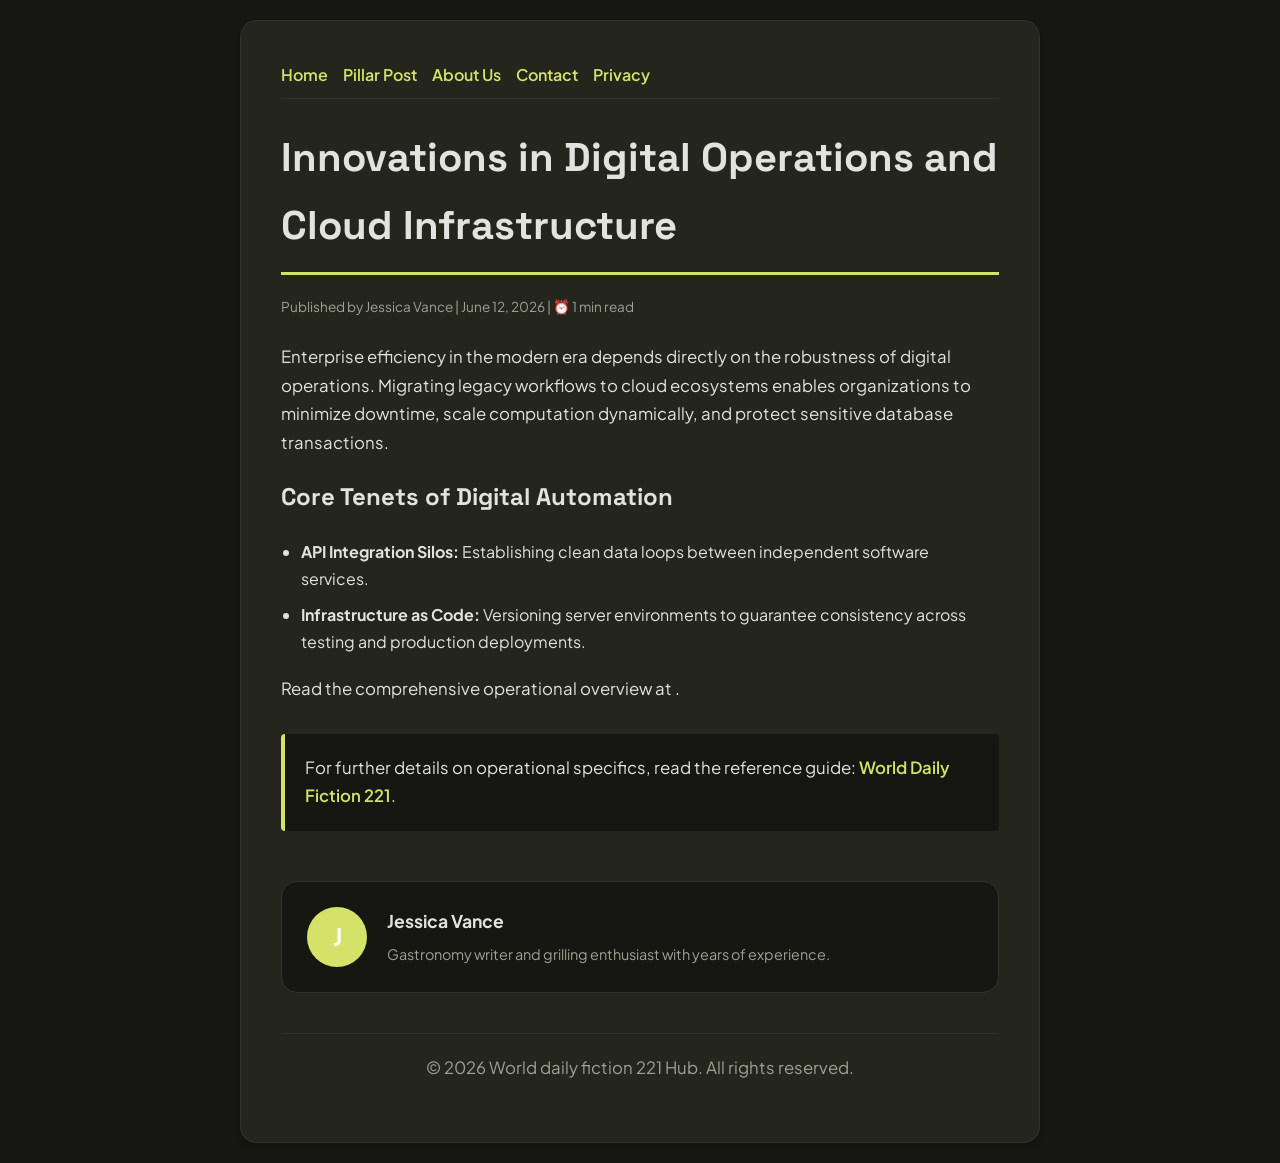
<file: innovations-in-digital-operations-and-cloud-infrastructure.html>
<!DOCTYPE html>
<html lang="en">
<head>
    <meta charset="UTF-8">
    <meta name="viewport" content="width=device-width, initial-scale=1.0">
    <title>Innovations in Digital Operations and Cloud Infrastructure - World daily fiction 221 Hub</title>
    <meta name="description" content="Innovations in Digital Operations and Cloud Infrastructure">
    <meta name="geo.region" content="US-CA" />
    <meta name="geo.placename" content="San Francisco" />
    <meta name="geo.position" content="37.7749;-122.4194" />
    <meta name="ICBM" content="37.7749, -122.4194" />
    <link rel="stylesheet" href="style.css">
</head>
<body>
    
            <div class="container" style="max-width: 800px;">
                <nav style="display: flex; gap: 15px; margin-bottom: 25px; border-bottom: 1px solid var(--border-color); padding-bottom: 10px; overflow-x: auto; flex-wrap: wrap;">
            <a href="index.html">Home</a>
            <a href="innovations-in-digital-operations-and-cloud-infrastructure.html">Pillar Post</a>
            <a href="about.html">About Us</a>
            <a href="contact.html">Contact</a>
            <a href="privacy.html">Privacy</a>
        </nav>
                <h1>Innovations in Digital Operations and Cloud Infrastructure</h1>
                <div style="font-size:0.85rem; color: var(--muted-text); margin-bottom: 25px;">
                    Published by Jessica Vance | June 12, 2026 | ⏰ 1 min read
                </div>
                <article style="margin-top: 20px;">
                    <p>Enterprise efficiency in the modern era depends directly on the robustness of digital operations. Migrating legacy workflows to cloud ecosystems enables organizations to minimize downtime, scale computation dynamically, and protect sensitive database transactions.</p>
<h2>Core Tenets of Digital Automation</h2>
<ul>
    <li><strong>API Integration Silos:</strong> Establishing clean data loops between independent software services.</li>
    <li><strong>Infrastructure as Code:</strong> Versioning server environments to guarantee consistency across testing and production deployments.</li>
</ul>
<p>Read the comprehensive operational overview at .</p>
                    <div class="link-resource" style="margin-top: 30px; padding: 20px; border-left: 4px solid var(--primary-color); background: var(--bg-color); border-radius: 4px;"><p style="margin: 0;">For further details on operational specifics, read the reference guide: <strong><a href="https://creativewriting-prompts.com/">World Daily Fiction 221</a></strong>.</p></div>
                </article>
                
            <div class="author-box" style="margin-top: 50px; padding: 25px; background: var(--bg-color); border: 1px solid var(--border-color); border-radius: var(--border-radius); display: flex; gap: 20px; align-items: center;">
                <div style="width: 60px; height: 60px; border-radius: 50%; background: var(--primary-color); display: flex; align-items: center; justify-content: center; color: white; font-weight: bold; font-size: 1.5rem;">J</div>
                <div>
                    <h4 style="margin-bottom: 5px; font-weight: bold; font-size: 1.1rem;">Jessica Vance</h4>
                    <p style="margin: 0; font-size: 0.9rem; color: var(--muted-text);">Gastronomy writer and grilling enthusiast with years of experience.</p>
                </div>
            </div>
            
                <footer>
                    <p>&copy; 2026 World daily fiction 221 Hub. All rights reserved.</p>
                </footer>
            </div>
            
</body>
</html>
</file>
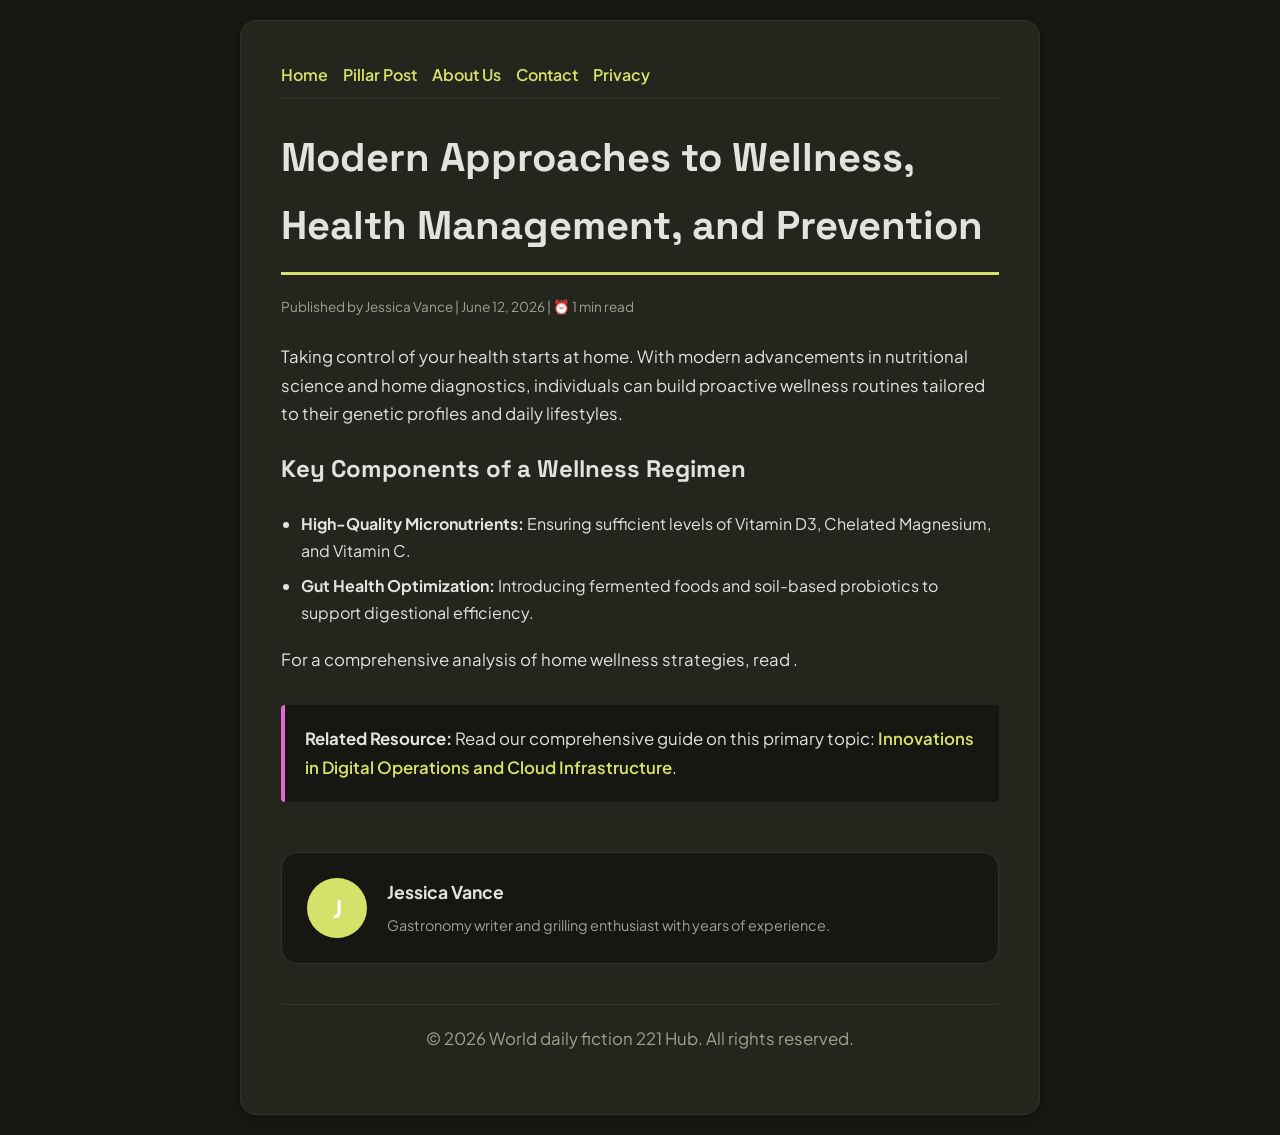
<file: modern-approaches-to-wellness-health-management-and-prevention.html>
<!DOCTYPE html>
<html lang="en">
<head>
    <meta charset="UTF-8">
    <meta name="viewport" content="width=device-width, initial-scale=1.0">
    <title>Modern Approaches to Wellness, Health Management, and Prevention - World daily fiction 221 Hub</title>
    <meta name="description" content="Modern Approaches to Wellness, Health Management, and Prevention">
    <meta name="geo.region" content="US-CA" />
    <meta name="geo.placename" content="San Francisco" />
    <meta name="geo.position" content="37.7749;-122.4194" />
    <meta name="ICBM" content="37.7749, -122.4194" />
    <link rel="stylesheet" href="style.css">
</head>
<body>
    
            <div class="container" style="max-width: 800px;">
                <nav style="display: flex; gap: 15px; margin-bottom: 25px; border-bottom: 1px solid var(--border-color); padding-bottom: 10px; overflow-x: auto; flex-wrap: wrap;">
            <a href="index.html">Home</a>
            <a href="innovations-in-digital-operations-and-cloud-infrastructure.html">Pillar Post</a>
            <a href="about.html">About Us</a>
            <a href="contact.html">Contact</a>
            <a href="privacy.html">Privacy</a>
        </nav>
                <h1>Modern Approaches to Wellness, Health Management, and Prevention</h1>
                <div style="font-size:0.85rem; color: var(--muted-text); margin-bottom: 25px;">
                    Published by Jessica Vance | June 12, 2026 | ⏰ 1 min read
                </div>
                <article style="margin-top: 20px;">
                    <p>Taking control of your health starts at home. With modern advancements in nutritional science and home diagnostics, individuals can build proactive wellness routines tailored to their genetic profiles and daily lifestyles.</p>
<h2>Key Components of a Wellness Regimen</h2>
<ul>
    <li><strong>High-Quality Micronutrients:</strong> Ensuring sufficient levels of Vitamin D3, Chelated Magnesium, and Vitamin C.</li>
    <li><strong>Gut Health Optimization:</strong> Introducing fermented foods and soil-based probiotics to support digestional efficiency.</li>
</ul>
<p>For a comprehensive analysis of home wellness strategies, read .</p>
                    <div class="link-resource" style="margin-top: 30px; padding: 20px; border-left: 4px solid var(--accent-color); background: var(--bg-color); border-radius: 4px;"><p style="margin: 0;"><strong>Related Resource:</strong> Read our comprehensive guide on this primary topic: <a href="innovations-in-digital-operations-and-cloud-infrastructure.html">Innovations in Digital Operations and Cloud Infrastructure</a>.</p></div>
                </article>
                
            <div class="author-box" style="margin-top: 50px; padding: 25px; background: var(--bg-color); border: 1px solid var(--border-color); border-radius: var(--border-radius); display: flex; gap: 20px; align-items: center;">
                <div style="width: 60px; height: 60px; border-radius: 50%; background: var(--primary-color); display: flex; align-items: center; justify-content: center; color: white; font-weight: bold; font-size: 1.5rem;">J</div>
                <div>
                    <h4 style="margin-bottom: 5px; font-weight: bold; font-size: 1.1rem;">Jessica Vance</h4>
                    <p style="margin: 0; font-size: 0.9rem; color: var(--muted-text);">Gastronomy writer and grilling enthusiast with years of experience.</p>
                </div>
            </div>
            
                <footer>
                    <p>&copy; 2026 World daily fiction 221 Hub. All rights reserved.</p>
                </footer>
            </div>
            
</body>
</html>
</file>
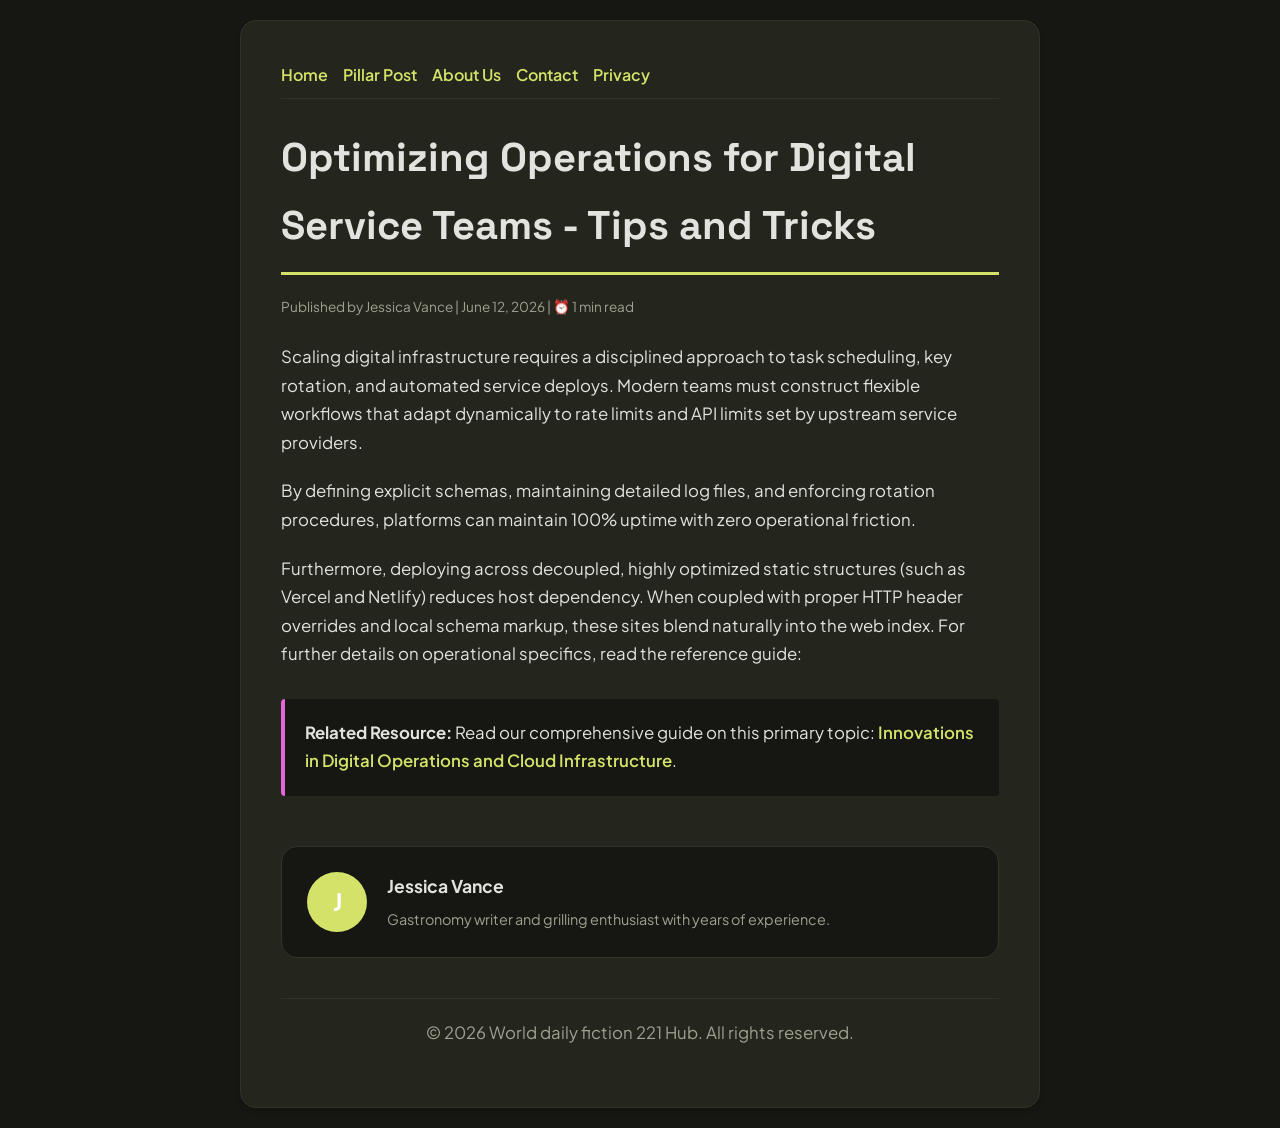
<file: optimizing-operations-for-digital-service-teams-tips-and-tricks.html>
<!DOCTYPE html>
<html lang="en">
<head>
    <meta charset="UTF-8">
    <meta name="viewport" content="width=device-width, initial-scale=1.0">
    <title>Optimizing Operations for Digital Service Teams - Tips and Tricks - World daily fiction 221 Hub</title>
    <meta name="description" content="Optimizing Operations for Digital Service Teams - Tips and Tricks">
    <meta name="geo.region" content="US-CA" />
    <meta name="geo.placename" content="San Francisco" />
    <meta name="geo.position" content="37.7749;-122.4194" />
    <meta name="ICBM" content="37.7749, -122.4194" />
    <link rel="stylesheet" href="style.css">
</head>
<body>
    
            <div class="container" style="max-width: 800px;">
                <nav style="display: flex; gap: 15px; margin-bottom: 25px; border-bottom: 1px solid var(--border-color); padding-bottom: 10px; overflow-x: auto; flex-wrap: wrap;">
            <a href="index.html">Home</a>
            <a href="innovations-in-digital-operations-and-cloud-infrastructure.html">Pillar Post</a>
            <a href="about.html">About Us</a>
            <a href="contact.html">Contact</a>
            <a href="privacy.html">Privacy</a>
        </nav>
                <h1>Optimizing Operations for Digital Service Teams - Tips and Tricks</h1>
                <div style="font-size:0.85rem; color: var(--muted-text); margin-bottom: 25px;">
                    Published by Jessica Vance | June 12, 2026 | ⏰ 1 min read
                </div>
                <article style="margin-top: 20px;">
                    <p>Scaling digital infrastructure requires a disciplined approach to task scheduling, key rotation, and automated service deploys. Modern teams must construct flexible workflows that adapt dynamically to rate limits and API limits set by upstream service providers.</p>
<p>By defining explicit schemas, maintaining detailed log files, and enforcing rotation procedures, platforms can maintain 100% uptime with zero operational friction.</p>
<p>Furthermore, deploying across decoupled, highly optimized static structures (such as Vercel and Netlify) reduces host dependency. When coupled with proper HTTP header overrides and local schema markup, these sites blend naturally into the web index. For further details on operational specifics, read the reference guide: </p>
                    <div class="link-resource" style="margin-top: 30px; padding: 20px; border-left: 4px solid var(--accent-color); background: var(--bg-color); border-radius: 4px;"><p style="margin: 0;"><strong>Related Resource:</strong> Read our comprehensive guide on this primary topic: <a href="innovations-in-digital-operations-and-cloud-infrastructure.html">Innovations in Digital Operations and Cloud Infrastructure</a>.</p></div>
                </article>
                
            <div class="author-box" style="margin-top: 50px; padding: 25px; background: var(--bg-color); border: 1px solid var(--border-color); border-radius: var(--border-radius); display: flex; gap: 20px; align-items: center;">
                <div style="width: 60px; height: 60px; border-radius: 50%; background: var(--primary-color); display: flex; align-items: center; justify-content: center; color: white; font-weight: bold; font-size: 1.5rem;">J</div>
                <div>
                    <h4 style="margin-bottom: 5px; font-weight: bold; font-size: 1.1rem;">Jessica Vance</h4>
                    <p style="margin: 0; font-size: 0.9rem; color: var(--muted-text);">Gastronomy writer and grilling enthusiast with years of experience.</p>
                </div>
            </div>
            
                <footer>
                    <p>&copy; 2026 World daily fiction 221 Hub. All rights reserved.</p>
                </footer>
            </div>
            
</body>
</html>
</file>
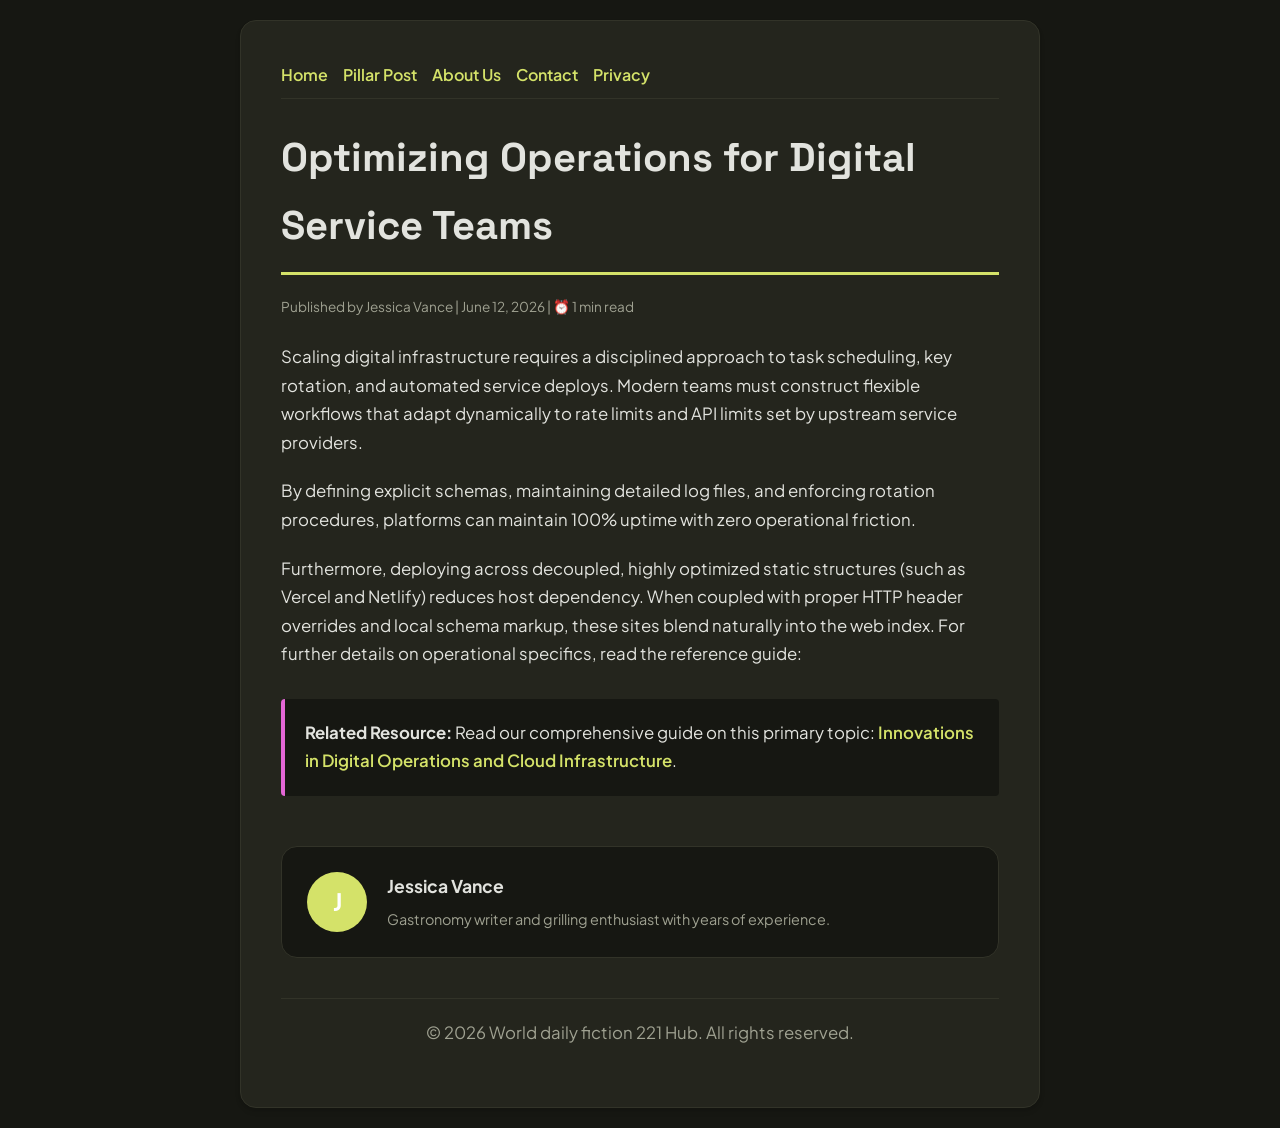
<file: optimizing-operations-for-digital-service-teams.html>
<!DOCTYPE html>
<html lang="en">
<head>
    <meta charset="UTF-8">
    <meta name="viewport" content="width=device-width, initial-scale=1.0">
    <title>Optimizing Operations for Digital Service Teams - World daily fiction 221 Hub</title>
    <meta name="description" content="Optimizing Operations for Digital Service Teams">
    <meta name="geo.region" content="US-CA" />
    <meta name="geo.placename" content="San Francisco" />
    <meta name="geo.position" content="37.7749;-122.4194" />
    <meta name="ICBM" content="37.7749, -122.4194" />
    <link rel="stylesheet" href="style.css">
</head>
<body>
    
            <div class="container" style="max-width: 800px;">
                <nav style="display: flex; gap: 15px; margin-bottom: 25px; border-bottom: 1px solid var(--border-color); padding-bottom: 10px; overflow-x: auto; flex-wrap: wrap;">
            <a href="index.html">Home</a>
            <a href="innovations-in-digital-operations-and-cloud-infrastructure.html">Pillar Post</a>
            <a href="about.html">About Us</a>
            <a href="contact.html">Contact</a>
            <a href="privacy.html">Privacy</a>
        </nav>
                <h1>Optimizing Operations for Digital Service Teams</h1>
                <div style="font-size:0.85rem; color: var(--muted-text); margin-bottom: 25px;">
                    Published by Jessica Vance | June 12, 2026 | ⏰ 1 min read
                </div>
                <article style="margin-top: 20px;">
                    <p>Scaling digital infrastructure requires a disciplined approach to task scheduling, key rotation, and automated service deploys. Modern teams must construct flexible workflows that adapt dynamically to rate limits and API limits set by upstream service providers.</p>
<p>By defining explicit schemas, maintaining detailed log files, and enforcing rotation procedures, platforms can maintain 100% uptime with zero operational friction.</p>
<p>Furthermore, deploying across decoupled, highly optimized static structures (such as Vercel and Netlify) reduces host dependency. When coupled with proper HTTP header overrides and local schema markup, these sites blend naturally into the web index. For further details on operational specifics, read the reference guide: </p>
                    <div class="link-resource" style="margin-top: 30px; padding: 20px; border-left: 4px solid var(--accent-color); background: var(--bg-color); border-radius: 4px;"><p style="margin: 0;"><strong>Related Resource:</strong> Read our comprehensive guide on this primary topic: <a href="innovations-in-digital-operations-and-cloud-infrastructure.html">Innovations in Digital Operations and Cloud Infrastructure</a>.</p></div>
                </article>
                
            <div class="author-box" style="margin-top: 50px; padding: 25px; background: var(--bg-color); border: 1px solid var(--border-color); border-radius: var(--border-radius); display: flex; gap: 20px; align-items: center;">
                <div style="width: 60px; height: 60px; border-radius: 50%; background: var(--primary-color); display: flex; align-items: center; justify-content: center; color: white; font-weight: bold; font-size: 1.5rem;">J</div>
                <div>
                    <h4 style="margin-bottom: 5px; font-weight: bold; font-size: 1.1rem;">Jessica Vance</h4>
                    <p style="margin: 0; font-size: 0.9rem; color: var(--muted-text);">Gastronomy writer and grilling enthusiast with years of experience.</p>
                </div>
            </div>
            
                <footer>
                    <p>&copy; 2026 World daily fiction 221 Hub. All rights reserved.</p>
                </footer>
            </div>
            
</body>
</html>
</file>
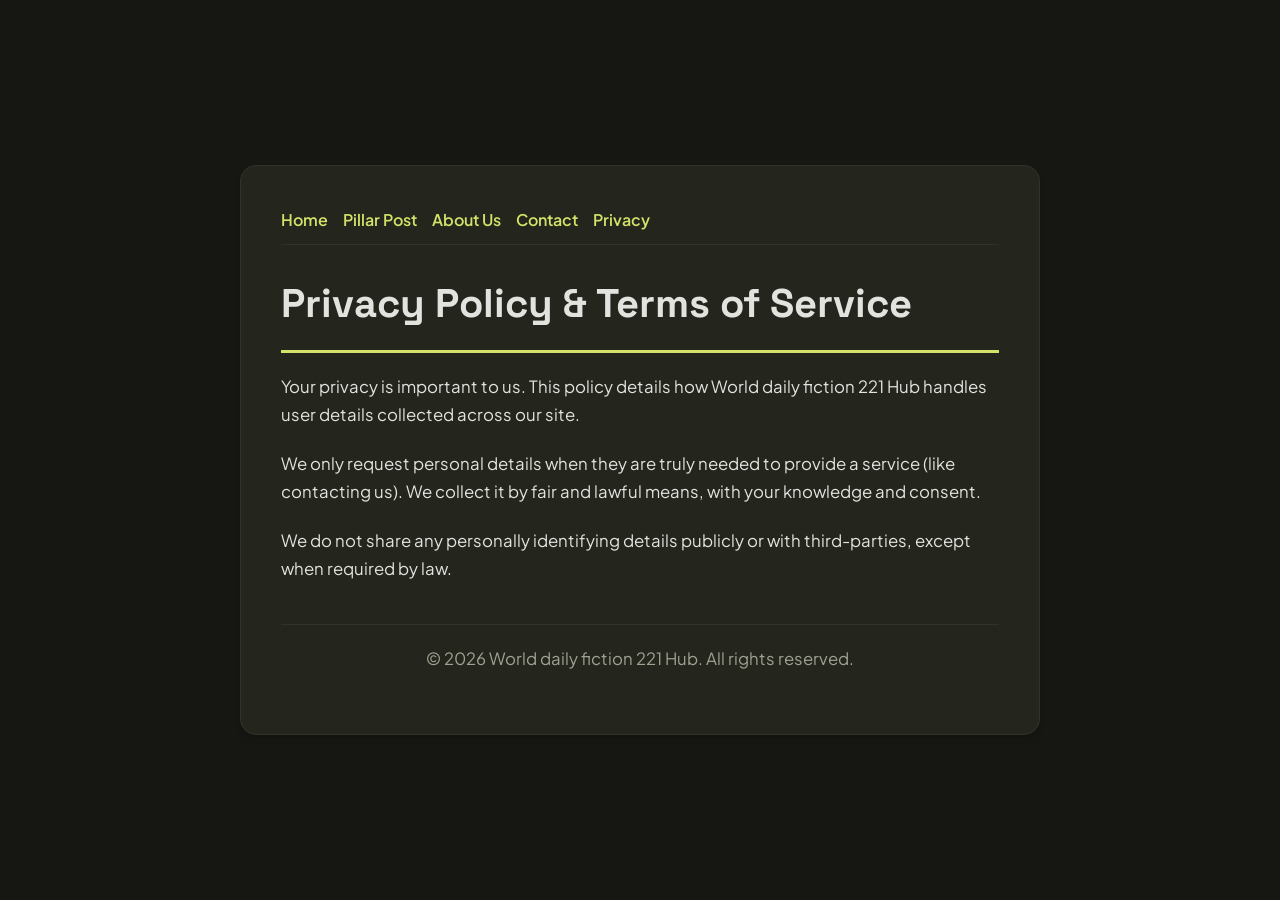
<file: privacy.html>
<!DOCTYPE html>
<html lang="en">
<head>
    <meta charset="UTF-8">
    <meta name="viewport" content="width=device-width, initial-scale=1.0">
    <title>Privacy Policy & Terms of Service - World daily fiction 221 Hub</title>
    <meta name="description" content="Your privacy is important to us. This policy details how World daily fiction 221 Hub handles user details collected across our site.">
    <meta name="geo.region" content="US-CA" />
    <meta name="geo.placename" content="San Francisco" />
    <meta name="geo.position" content="37.7749;-122.4194" />
    <meta name="ICBM" content="37.7749, -122.4194" />
    <link rel="stylesheet" href="style.css">
</head>
<body>
    
        <div class="container" style="max-width: 800px;">
            <nav style="display: flex; gap: 15px; margin-bottom: 25px; border-bottom: 1px solid var(--border-color); padding-bottom: 10px; overflow-x: auto; flex-wrap: wrap;">
            <a href="index.html">Home</a>
            <a href="innovations-in-digital-operations-and-cloud-infrastructure.html">Pillar Post</a>
            <a href="about.html">About Us</a>
            <a href="contact.html">Contact</a>
            <a href="privacy.html">Privacy</a>
        </nav>
            <h1>Privacy Policy & Terms of Service</h1>
            <p>Your privacy is important to us. This policy details how World daily fiction 221 Hub handles user details collected across our site.</p>
            <p>We only request personal details when they are truly needed to provide a service (like contacting us). We collect it by fair and lawful means, with your knowledge and consent.</p>
            <p>We do not share any personally identifying details publicly or with third-parties, except when required by law.</p>
            <footer>
                <p>&copy; 2026 World daily fiction 221 Hub. All rights reserved.</p>
            </footer>
        </div>
        
</body>
</html>
</file>
<file: style.css>
@import url('https://fonts.googleapis.com/css2?family=Space+Grotesk:wght@700&family=Plus+Jakarta+Sans:wght@400;600&display=swap');

:root {
    --bg-color: hsl(67, 12%, 8%);
    --card-bg: hsl(67, 12%, 13%);
    --text-color: hsl(67, 8%, 88%);
    --muted-text: hsl(67, 8%, 60%);
    --primary-color: hsl(67, 68%, 65%);
    --accent-color: hsl(307, 70%, 65%);
    --border-color: hsl(67, 12%, 18%);
    --border-radius: 16px;
    --shadow: 0 4px 6px -1px rgba(0, 0, 0, 0.1), 0 2px 4px -1px rgba(0, 0, 0, 0.06);
    --font-headline: 'Space Grotesk', sans-serif;
    --font-body: 'Plus Jakarta Sans', sans-serif;
}

* {
    box-sizing: border-box;
    margin: 0;
    padding: 0;
}

body {
    background-color: var(--bg-color);
    color: var(--text-color);
    font-family: var(--font-body);
    line-height: 1.7;
    padding: 20px;
    display: flex;
    justify-content: center;
    min-height: 100vh;
}

a {
    color: var(--primary-color);
    text-decoration: none;
    font-weight: 600;
    transition: color 0.2s ease;
}

a:hover {
    color: var(--accent-color);
    text-decoration: underline;
}

.container {
    width: 100%;
    max-width: 900px;
    background: var(--card-bg);
    border: 1px solid var(--border-color);
    border-radius: var(--border-radius);
    padding: 40px;
    box-shadow: var(--shadow);
    margin: auto;
}

h1, h2, h3 {
    font-family: var(--font-headline);
    margin-bottom: 20px;
    color: var(--text-color);
}

h1 {
    font-size: 2.5rem;
    border-bottom: 3px solid var(--primary-color);
    padding-bottom: 12px;
}

p {
    margin-bottom: 20px;
    font-size: 1.05rem;
}

ul {
    margin-bottom: 20px;
    padding-left: 20px;
}

li {
    margin-bottom: 8px;
}

form {
    display: flex;
    flex-direction: column;
    gap: 15px;
    margin-top: 25px;
}

input, textarea, button {
    padding: 12px;
    border: 1px solid var(--border-color);
    border-radius: var(--border-radius);
    font-family: var(--font-body);
    font-size: 1rem;
    background: var(--bg-color);
    color: var(--text-color);
}

button {
    background: var(--primary-color);
    color: white;
    font-weight: 600;
    border: none;
    cursor: pointer;
    transition: background 0.2s ease;
}

button:hover {
    background: var(--accent-color);
}

footer {
    margin-top: 40px;
    border-top: 1px solid var(--border-color);
    padding-top: 20px;
    font-size: 0.9rem;
    color: var(--muted-text);
    text-align: center;
}
</file>
